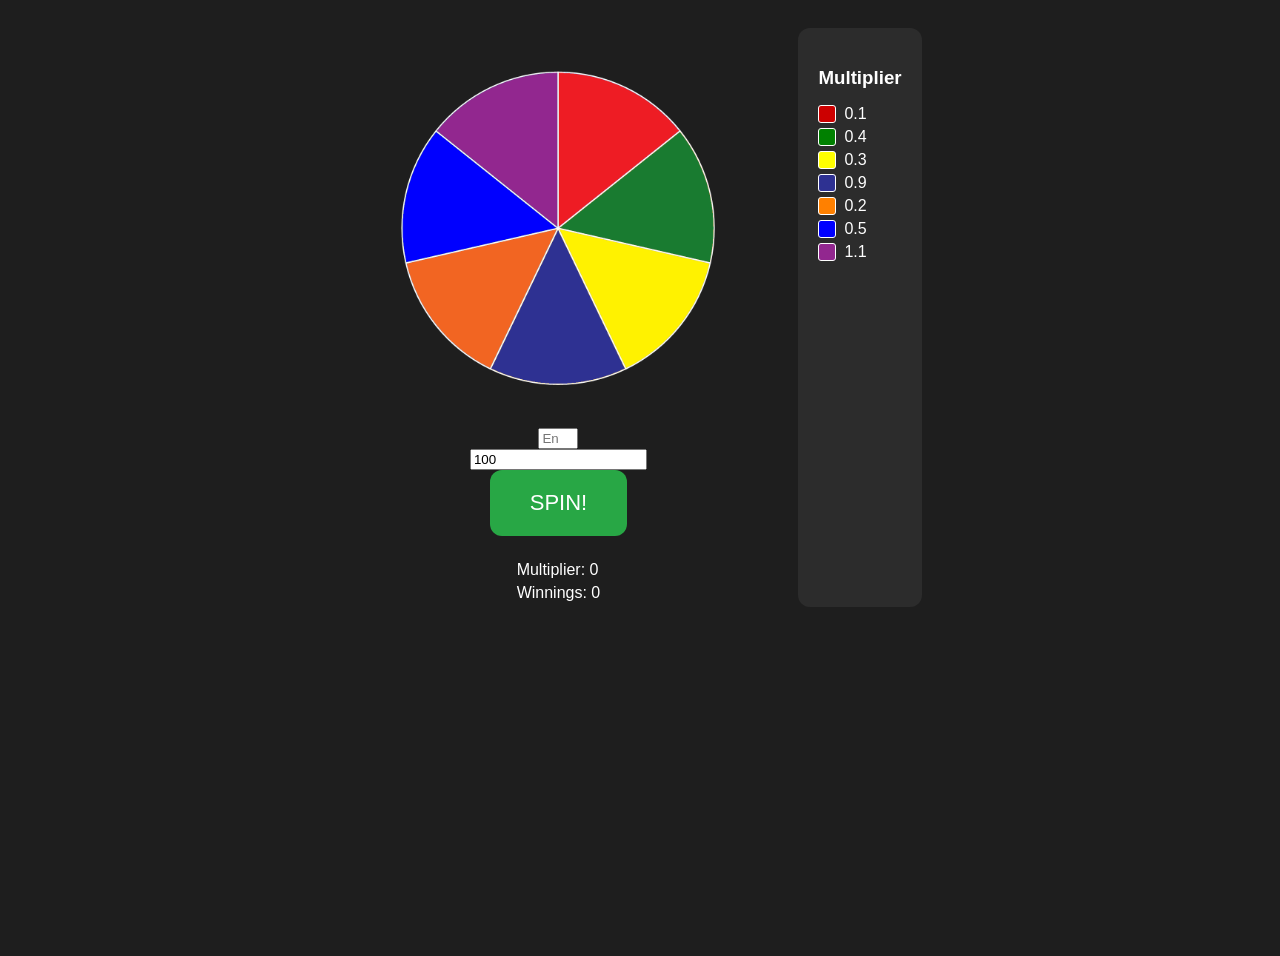
<file: index.html>
<!DOCTYPE html>
<html lang="en">
<head>
    <meta charset="UTF-8">
    <meta name="viewport" content="width=device-width, initial-scale=1.0">
    <title>Casa de Mcas</title>
    <link rel="stylesheet" href="style.css">
</head>
<body>
    <div class="game-container">
        <div class="wheel-section">
            <div class="wheel-container">
                <img src="img/wheel.png" alt="Wheel" class="wheel" id="wheel">

            </div>
    
            <input type="number" id="diceInput" placeholder="Enter dice side (1-6)" min="1" max="6">
            <input type="number" id="betInput" placeholder="Enter your bet" min="1" value="100">
    
            <button id="spinButton">SPIN!</button>
    
            <div class="result">
                <p id="multiplier">Multiplier: 0</p>
                <p id="winnings">Winnings: 0</p>
            </div>
        </div>
    
        <div class="legend">
            <h3>Multiplier</h3>
            <ul id="legendList"></ul>
        </div>
    </div>
    <script src="script.js"></script>
</body>
</html>
</file>
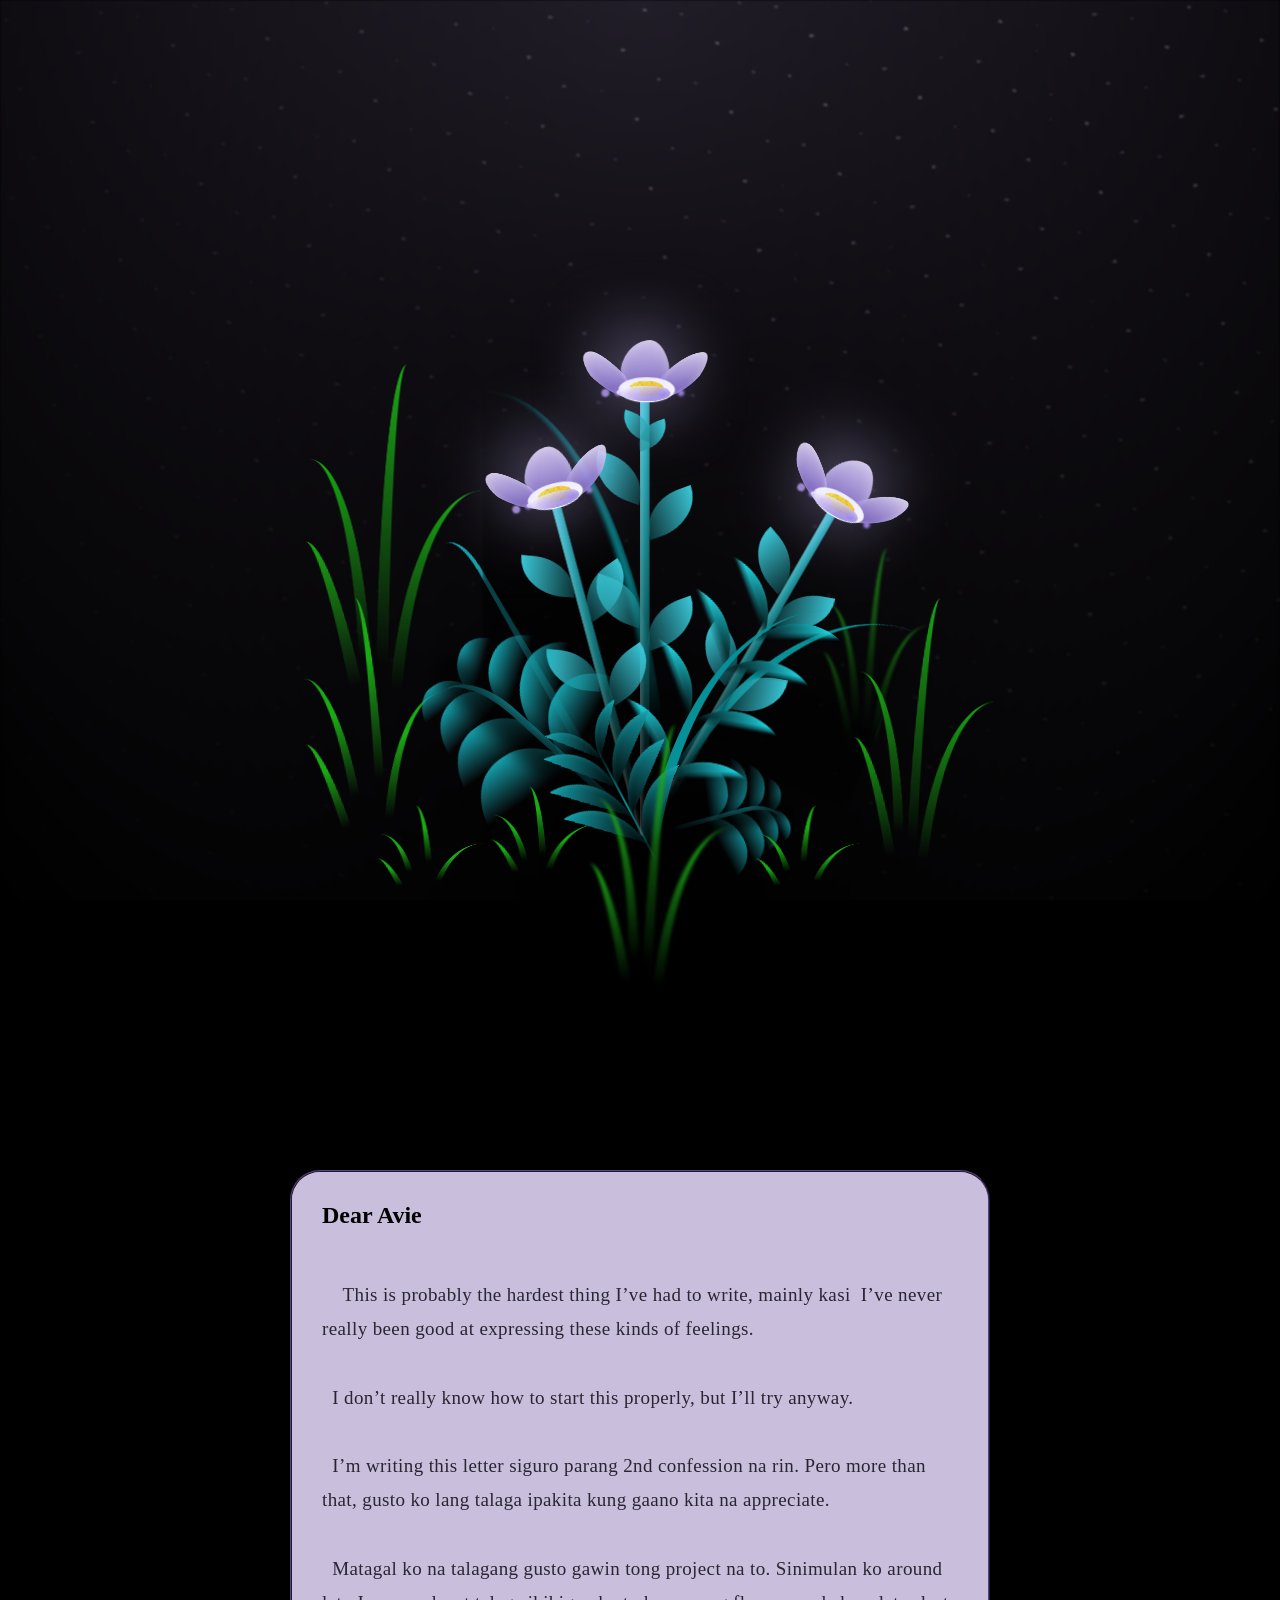
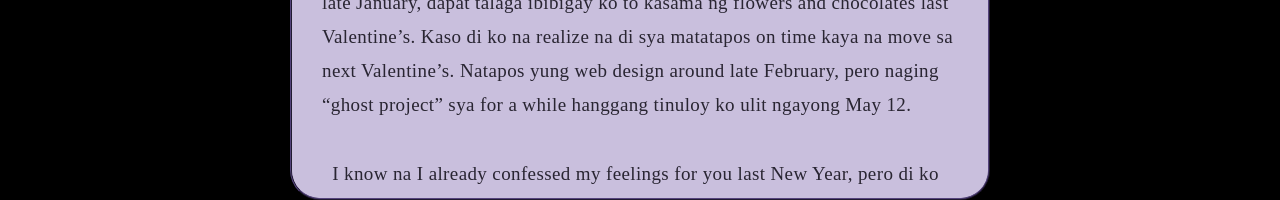
<file: Flower/index.html>
<!DOCTYPE html>
<html lang="en">
<head>

    <!-- Google tag (gtag.js) -->
<script async src="https://www.googletagmanager.com/gtag/js?id=G-G09Z9CJJK2"></script>
<script>
  window.dataLayer = window.dataLayer || [];
  function gtag(){dataLayer.push(arguments);}
  gtag('js', new Date());

  gtag('config', 'G-G09Z9CJJK2');
</script>

    
    <meta charset="UTF-8">
    <meta name="viewport" content="width=device-width, initial-scale=1.0">
    <title>The letter</title>
    <link rel="stylesheet" href="style.css">
</head>
<body class="not-loaded">
    <div class="main-container">
        <h2 class="title">Dear Avie</h2>
        <div class="letter">
<p>    This is probably the hardest thing I’ve had to write, mainly kasi  I’ve never really been good at expressing these kinds of feelings.

  I don’t really know how to start this properly, but I’ll try anyway.
  
  I’m writing this letter siguro parang 2nd confession na rin. Pero more than that, gusto ko lang talaga ipakita kung gaano kita na appreciate.
  
  Matagal ko na talagang gusto gawin tong project na to. Sinimulan ko around late January, dapat talaga ibibigay ko to kasama ng flowers and chocolates last Valentine’s. Kaso di ko na realize na di sya matatapos on time kaya na move sa next Valentine’s. Natapos yung web design around late February, pero naging “ghost project” sya for a while hanggang tinuloy ko ulit ngayong May 12.
  
  I know na I already confessed my feelings for you last New Year, pero di ko na-explain sayo kung paano ba talaga kita nagustuhan. Siguro kasi habang tumatagal, mas lalo kong napapansin yung mga maliliit na bagay tungkol sayo na di ko maalis sa isip ko. Yung ngiti mo na nakapikit, boses mo na di nakakasawang pakinggan, at tawa mo na SOBRANG CUTE. Ewan ko ba pero di ko talaga yon matanggal sa isip ko.
  
  I don’t really know why, pero every interaction natin gives me butterflies. Even the first time we talked in person—which was also the first time you called me by my name—tumatak na agad sakin.
  
  Kahit yung mga simpleng moments lang somehow stayed with me. Like the time na you were trying to ask Sir Tolits about something sa quiz pero di kayo narinig, so ako yung tumawag sakanya. Small interaction lang sya, pero hanggang ngayon tanda ko pa rin.
  
  Or yung time nung acquaintance na jokingly mo kong sinuntok sa braso kasi nagsumbong sayo si PJ na inaasar ko sya. I still remember how pretty you looked in that dress habang naka cute angry face ka sakin. Parang nag shutdown utak ko that time HAHA.

  Looking back, ang dami na ring nangyari since the last time I worked on this project. Naging "ghost project" ulit siya for a while, pero in those two months, natapos natin yung first three chapters ng research paper natin, and thankfully we defended it successfully.
  
  I feel like we've gotten a little closer now. Not super close, pero close enough na nakakapagbiruan na tayo. Siguro hindi pa enough para magkaroon tayo ng long conversations, but even those small moments honestly make me happy. They're probably nothing special to you, pero sakin, they're the kind of moments I end up remembering.
  
  One of the funniest moments na hanggang ngayon naaalala ko was nung nasa bahay tayo nila rain mag llunch. Maglalagay na sana ako ng kanin sa plato ko, tapos bigla mo nalang hiningi yung plato ko para ikaw na yung magsandok.

  Ewan ko ba, parang ang simple lang nun pero tunaw na tunaw ako HAHA. Pinipigilan ko pang ngumiti kasi alam kong aasarin ako. Unfortunately, napansin nila Naomie at Jharley, kaya tawang-tawa sila sakin. Buti na lang di ka nakatingin that time, kasi napangiti talaga ako nang konti.

  Same week din pala ng defense natin, may Saturday class tayo. Ginawang bonus item ni Ma'am Leona sa quiz yung pagsulat ng pangalan ng crush. Syempre sinulat ko pangalan mo kasi akala ko magiging katuwaan lang din tas magsusulat din sila Greg.

  Kaso after ng quiz, sinabi nila Greg at Ian sakin na si Janna pala yung nag-check ng papel ko. Katabi mo pa mismo. Dun ko talaga na-realize kung gaano ka-embarrassing yung ginawa ko HAHA.

  Honestly, hindi ko na nga alam kung gaano na katagal since nangyari yung quiz na yun. Parang ang bilis lang ng panahon, kasi ngayon, same week na nung nangyari yung next embarrassing moment ko.

  And syempre, paano ko makakalimutan yung time na natapunan ko ng coffee yung laptop bag mo. Ang lakas ng kaba ko nung time na yun kasi gamit mo mismo yung natapunan ko. I swear, gusto ko nalang mag-disappear that moment HAHA. Buti nalang okay naman yung laptop mo, pero yung embarrassment ko hanggang ngayon nandito pa rin HAHAHA.

  About a week has passed since that happened, and somehow, ang dami kong naisip since then. I guess that's why I'm here writing this next part, na hindi ko rin alam kung paano ko sasabihin HAHAHA.

  Honestly, I don't even know what I'm feeling right now. Hindi ko alam kung masaya ba ako, malungkot, or disappointed. I was actually planning na maybe after this immersion, maghahanap na ako ng trabaho, and at the same time, maybe I’d finally try to court you.

  Gusto ko talaga sanang ligawan ka ever since. Pero hindi ko ginawa kasi ayoko talagang pumasok sa buhay ng isang tao na parang wala akong maibibigay. I wanted to have something for myself first, para kapag dumating yung time na lalapit ako sayo, hindi naman ako puro salita lang.
  
  Pero ngayon, parang hindi na ako sure kung aabot pa ako sa point na yun.
  
  There's still a part of me na gusto pa ring ituloy to and maybe court you someday in the future. May part din sakin na napapaisip kung mababago kaya yung nararamdaman ko ngayon kung niligawan kita from the start.
  
  Pero at the same time, there's also a part of me na gusto nang tumigil.
  
  Siguro kasi... nakita ko kung paano mo tingnan si Chinito. Yes, yes, kilala ko siya HAHA. And habang tinitingnan ko kung paano mo siya tingnan, parang may na-realize ako. Yung feelings ko sayo, and the way you seem to feel about him, parang halos magkapantay na. And honestly, hindi ko alam kung anong dapat kong maramdaman about that.
  
  Kaya habang sinusulat ko 'to, I genuinely don't know anymore kung itutuloy ko pa ba yung feelings ko sayo. Fuck. Ang hirap pala nito HAHAHA.
  
  Maybe I'll still end up liking you. Maybe I'll eventually move on. Maybe I'll change my mind tomorrow, next week, or months from now. I honestly don't know.
  
  Pero kahit ano pa man yung mangyari, I don't regret liking you. I don't regret making this project, remembering all these little moments, or even writing this whole damn letter.
  
  Kasi for a while, you were someone who made ordinary days feel a little more special. And I think that's something I'll always be grateful for.

  It’s been a week since the last time I wrote in this letter.

  And I think this is probably the last part of this letter.

  I don't really mind if someone shows this to you. I made this web public for a reason naman. If ever Peji or Jharley shows this to you, it's completely okay with me. I don't mind.

  I guess I just wanted to leave this here. Hindi ko rin naman alam kung ano mangyayari after this, and I don't really think I need to know.
  
  I think it’s finally time for me to realize na I’m slowly moving on.

  Siguro unti-unti lang talagang nawawala yung feelings ko sayo, and after the acquaintance, parang nag-accelerate lang siya. I still couldn’t say na wala na talaga yung nararamdaman ko sayo, pero I think I can finally say na hindi ko na itutuloy yung plano ko.

  Siguro I just slowly lost interest in the idea of pursuing you. Not because may nagawa kang masama or because I suddenly stopped caring, but maybe because things just started to feel different. Yung excitement na dati kong nararamdaman whenever I thought about eventually courting you, parang hindi na siya kasing lakas ngayon.

  And honestly, I think that’s okay. I still appreciate you, I still care about you, and I still don’t regret everything that happened. I just don't think I see myself pursuing you the same way I used to.

</p>      </div>
  
  

</div>
    <div class="night"></div>
    <div class="flowers">
      <div class="flower flower--1">
        <div class="flower__leafs flower__leafs--1">
          <div class="flower__leaf flower__leaf--1"></div>
          <div class="flower__leaf flower__leaf--2"></div>
          <div class="flower__leaf flower__leaf--3"></div>
          <div class="flower__leaf flower__leaf--4"></div>
          

          <div class="flower__white-circle"></div>
  
          <div class="flower__light flower__light--1"></div>
          <div class="flower__light flower__light--2"></div>
          <div class="flower__light flower__light--3"></div>
          <div class="flower__light flower__light--4"></div>
          <div class="flower__light flower__light--5"></div>
          <div class="flower__light flower__light--6"></div>
          <div class="flower__light flower__light--7"></div>
          <div class="flower__light flower__light--8"></div>
  
        </div>
        <div class="flower__line">
          <div class="flower__line__leaf flower__line__leaf--1"></div>
          <div class="flower__line__leaf flower__line__leaf--2"></div>
          <div class="flower__line__leaf flower__line__leaf--3"></div>
          <div class="flower__line__leaf flower__line__leaf--4"></div>
          <div class="flower__line__leaf flower__line__leaf--5"></div>
          <div class="flower__line__leaf flower__line__leaf--6"></div>
        </div>
      </div>
  
      <div class="flower flower--2">
        <div class="flower__leafs flower__leafs--2">
          <div class="flower__leaf flower__leaf--1"></div>
          <div class="flower__leaf flower__leaf--2"></div>
          <div class="flower__leaf flower__leaf--3"></div>
          <div class="flower__leaf flower__leaf--4"></div>
          <div class="flower__white-circle"></div>
  
          <div class="flower__light flower__light--1"></div>
          <div class="flower__light flower__light--2"></div>
          <div class="flower__light flower__light--3"></div>
          <div class="flower__light flower__light--4"></div>
          <div class="flower__light flower__light--5"></div>
          <div class="flower__light flower__light--6"></div>
          <div class="flower__light flower__light--7"></div>
          <div class="flower__light flower__light--8"></div>
  
        </div>
        <div class="flower__line">
          <div class="flower__line__leaf flower__line__leaf--1"></div>
          <div class="flower__line__leaf flower__line__leaf--2"></div>
          <div class="flower__line__leaf flower__line__leaf--3"></div>
          <div class="flower__line__leaf flower__line__leaf--4"></div>
        </div>
      </div>
  
      <div class="flower flower--3">
        <div class="flower__leafs flower__leafs--3">
          <div class="flower__leaf flower__leaf--1"></div>
          <div class="flower__leaf flower__leaf--2"></div>
          <div class="flower__leaf flower__leaf--3"></div>
          <div class="flower__leaf flower__leaf--4"></div>
          <div class="flower__white-circle"></div>
  
          <div class="flower__light flower__light--1"></div>
          <div class="flower__light flower__light--2"></div>
          <div class="flower__light flower__light--3"></div>
          <div class="flower__light flower__light--4"></div>
          <div class="flower__light flower__light--5"></div>
          <div class="flower__light flower__light--6"></div>
          <div class="flower__light flower__light--7"></div>
          <div class="flower__light flower__light--8"></div>
  
        </div>
        <div class="flower__line">
          <div class="flower__line__leaf flower__line__leaf--1"></div>
          <div class="flower__line__leaf flower__line__leaf--2"></div>
          <div class="flower__line__leaf flower__line__leaf--3"></div>
          <div class="flower__line__leaf flower__line__leaf--4"></div>
        </div>
      </div>
  
      <div class="grow-ans" style="--d:1.2s">
        <div class="flower__g-long">
          <div class="flower__g-long__top"></div>
          <div class="flower__g-long__bottom"></div>
        </div>
      </div>
  
      <div class="growing-grass">
        <div class="flower__grass flower__grass--1">
          <div class="flower__grass--top"></div>
          <div class="flower__grass--bottom"></div>
          <div class="flower__grass__leaf flower__grass__leaf--1"></div>
          <div class="flower__grass__leaf flower__grass__leaf--2"></div>
          <div class="flower__grass__leaf flower__grass__leaf--3"></div>
          <div class="flower__grass__leaf flower__grass__leaf--4"></div>
          <div class="flower__grass__leaf flower__grass__leaf--5"></div>
          <div class="flower__grass__leaf flower__grass__leaf--6"></div>
          <div class="flower__grass__leaf flower__grass__leaf--7"></div>
          <div class="flower__grass__leaf flower__grass__leaf--8"></div>
          <div class="flower__grass__overlay"></div>
        </div>
      </div>
  
      <div class="growing-grass">
        <div class="flower__grass flower__grass--2">
          <div class="flower__grass--top"></div>
          <div class="flower__grass--bottom"></div>
          <div class="flower__grass__leaf flower__grass__leaf--1"></div>
          <div class="flower__grass__leaf flower__grass__leaf--2"></div>
          <div class="flower__grass__leaf flower__grass__leaf--3"></div>
          <div class="flower__grass__leaf flower__grass__leaf--4"></div>
          <div class="flower__grass__leaf flower__grass__leaf--5"></div>
          <div class="flower__grass__leaf flower__grass__leaf--6"></div>
          <div class="flower__grass__leaf flower__grass__leaf--7"></div>
          <div class="flower__grass__leaf flower__grass__leaf--8"></div>
          <div class="flower__grass__overlay"></div>
        </div>
      </div>
  
      <div class="grow-ans" style="--d:2.4s">
        <div class="flower__g-right flower__g-right--1">
          <div class="leaf"></div>
        </div>
      </div>
  
      <div class="grow-ans" style="--d:2.8s">
        <div class="flower__g-right flower__g-right--2">
          <div class="leaf"></div>
        </div>
      </div>
  
      <div class="grow-ans" style="--d:2.8s">
        <div class="flower__g-front">
          <div class="flower__g-front__leaf-wrapper flower__g-front__leaf-wrapper--1">
            <div class="flower__g-front__leaf"></div>
          </div>
          <div class="flower__g-front__leaf-wrapper flower__g-front__leaf-wrapper--2">
            <div class="flower__g-front__leaf"></div>
          </div>
          <div class="flower__g-front__leaf-wrapper flower__g-front__leaf-wrapper--3">
            <div class="flower__g-front__leaf"></div>
          </div>
          <div class="flower__g-front__leaf-wrapper flower__g-front__leaf-wrapper--4">
            <div class="flower__g-front__leaf"></div>
          </div>
          <div class="flower__g-front__leaf-wrapper flower__g-front__leaf-wrapper--5">
            <div class="flower__g-front__leaf"></div>
          </div>
          <div class="flower__g-front__leaf-wrapper flower__g-front__leaf-wrapper--6">
            <div class="flower__g-front__leaf"></div>
          </div>
          <div class="flower__g-front__leaf-wrapper flower__g-front__leaf-wrapper--7">
            <div class="flower__g-front__leaf"></div>
          </div>
          <div class="flower__g-front__leaf-wrapper flower__g-front__leaf-wrapper--8">
            <div class="flower__g-front__leaf"></div>
          </div>
          <div class="flower__g-front__line"></div>
        </div>
      </div>
  
      <div class="grow-ans" style="--d:3.2s">
        <div class="flower__g-fr">
          <div class="leaf"></div>
          <div class="flower__g-fr__leaf flower__g-fr__leaf--1"></div>
          <div class="flower__g-fr__leaf flower__g-fr__leaf--2"></div>
          <div class="flower__g-fr__leaf flower__g-fr__leaf--3"></div>
          <div class="flower__g-fr__leaf flower__g-fr__leaf--4"></div>
          <div class="flower__g-fr__leaf flower__g-fr__leaf--5"></div>
          <div class="flower__g-fr__leaf flower__g-fr__leaf--6"></div>
          <div class="flower__g-fr__leaf flower__g-fr__leaf--7"></div>
          <div class="flower__g-fr__leaf flower__g-fr__leaf--8"></div>
        </div>
      </div>
  
      <div class="long-g long-g--0">
        <div class="grow-ans" style="--d:3s">
          <div class="leaf leaf--0"></div>
        </div>
        <div class="grow-ans" style="--d:2.2s">
          <div class="leaf leaf--1"></div>
        </div>
        <div class="grow-ans" style="--d:3.4s">
          <div class="leaf leaf--2"></div>
        </div>
        <div class="grow-ans" style="--d:3.6s">
          <div class="leaf leaf--3"></div>
        </div>
      </div>
  
      <div class="long-g long-g--1">
        <div class="grow-ans" style="--d:3.6s">
          <div class="leaf leaf--0"></div>
        </div>
        <div class="grow-ans" style="--d:3.8s">
          <div class="leaf leaf--1"></div>
        </div>
        <div class="grow-ans" style="--d:4s">
          <div class="leaf leaf--2"></div>
        </div>
        <div class="grow-ans" style="--d:4.2s">
          <div class="leaf leaf--3"></div>
        </div>
      </div>
  
      <div class="long-g long-g--2">
        <div class="grow-ans" style="--d:4s">
          <div class="leaf leaf--0"></div>
        </div>
        <div class="grow-ans" style="--d:4.2s">
          <div class="leaf leaf--1"></div>
        </div>
        <div class="grow-ans" style="--d:4.4s">
          <div class="leaf leaf--2"></div>
        </div>
        <div class="grow-ans" style="--d:4.6s">
          <div class="leaf leaf--3"></div>
        </div>
      </div>
  
      <div class="long-g long-g--3">
        <div class="grow-ans" style="--d:4s">
          <div class="leaf leaf--0"></div>
        </div>
        <div class="grow-ans" style="--d:4.2s">
          <div class="leaf leaf--1"></div>
        </div>
        <div class="grow-ans" style="--d:3s">
          <div class="leaf leaf--2"></div>
        </div>
        <div class="grow-ans" style="--d:3.6s">
          <div class="leaf leaf--3"></div>
        </div>
      </div>
  
      <div class="long-g long-g--4">
        <div class="grow-ans" style="--d:4s">
          <div class="leaf leaf--0"></div>
        </div>
        <div class="grow-ans" style="--d:4.2s">
          <div class="leaf leaf--1"></div>
        </div>
        <div class="grow-ans" style="--d:3s">
          <div class="leaf leaf--2"></div>
        </div>
        <div class="grow-ans" style="--d:3.6s">
          <div class="leaf leaf--3"></div>
        </div>
      </div>
  
      <div class="long-g long-g--5">
        <div class="grow-ans" style="--d:4s">
          <div class="leaf leaf--0"></div>
        </div>
        <div class="grow-ans" style="--d:4.2s">
          <div class="leaf leaf--1"></div>
        </div>
        <div class="grow-ans" style="--d:3s">
          <div class="leaf leaf--2"></div>
        </div>
        <div class="grow-ans" style="--d:3.6s">
          <div class="leaf leaf--3"></div>
        </div>
      </div>
  
      <div class="long-g long-g--6">
        <div class="grow-ans" style="--d:4.2s">
          <div class="leaf leaf--0"></div>
        </div>
        <div class="grow-ans" style="--d:4.4s">
          <div class="leaf leaf--1"></div>
        </div>
        <div class="grow-ans" style="--d:4.6s">
          <div class="leaf leaf--2"></div>
        </div>
        <div class="grow-ans" style="--d:4.8s">
          <div class="leaf leaf--3"></div>
        </div>
      </div>
  
      <div class="long-g long-g--7">
        <div class="grow-ans" style="--d:3s">
          <div class="leaf leaf--0"></div>
        </div>
        <div class="grow-ans" style="--d:3.2s">
          <div class="leaf leaf--1"></div>
        </div>
        <div class="grow-ans" style="--d:3.5s">
          <div class="leaf leaf--2"></div>
        </div>
        <div class="grow-ans" style="--d:3.6s">
          <div class="leaf leaf--3"></div>
        </div>
      </div>
    </div>
    <script src="script.js"></script>
  </body>

</html>
</file>
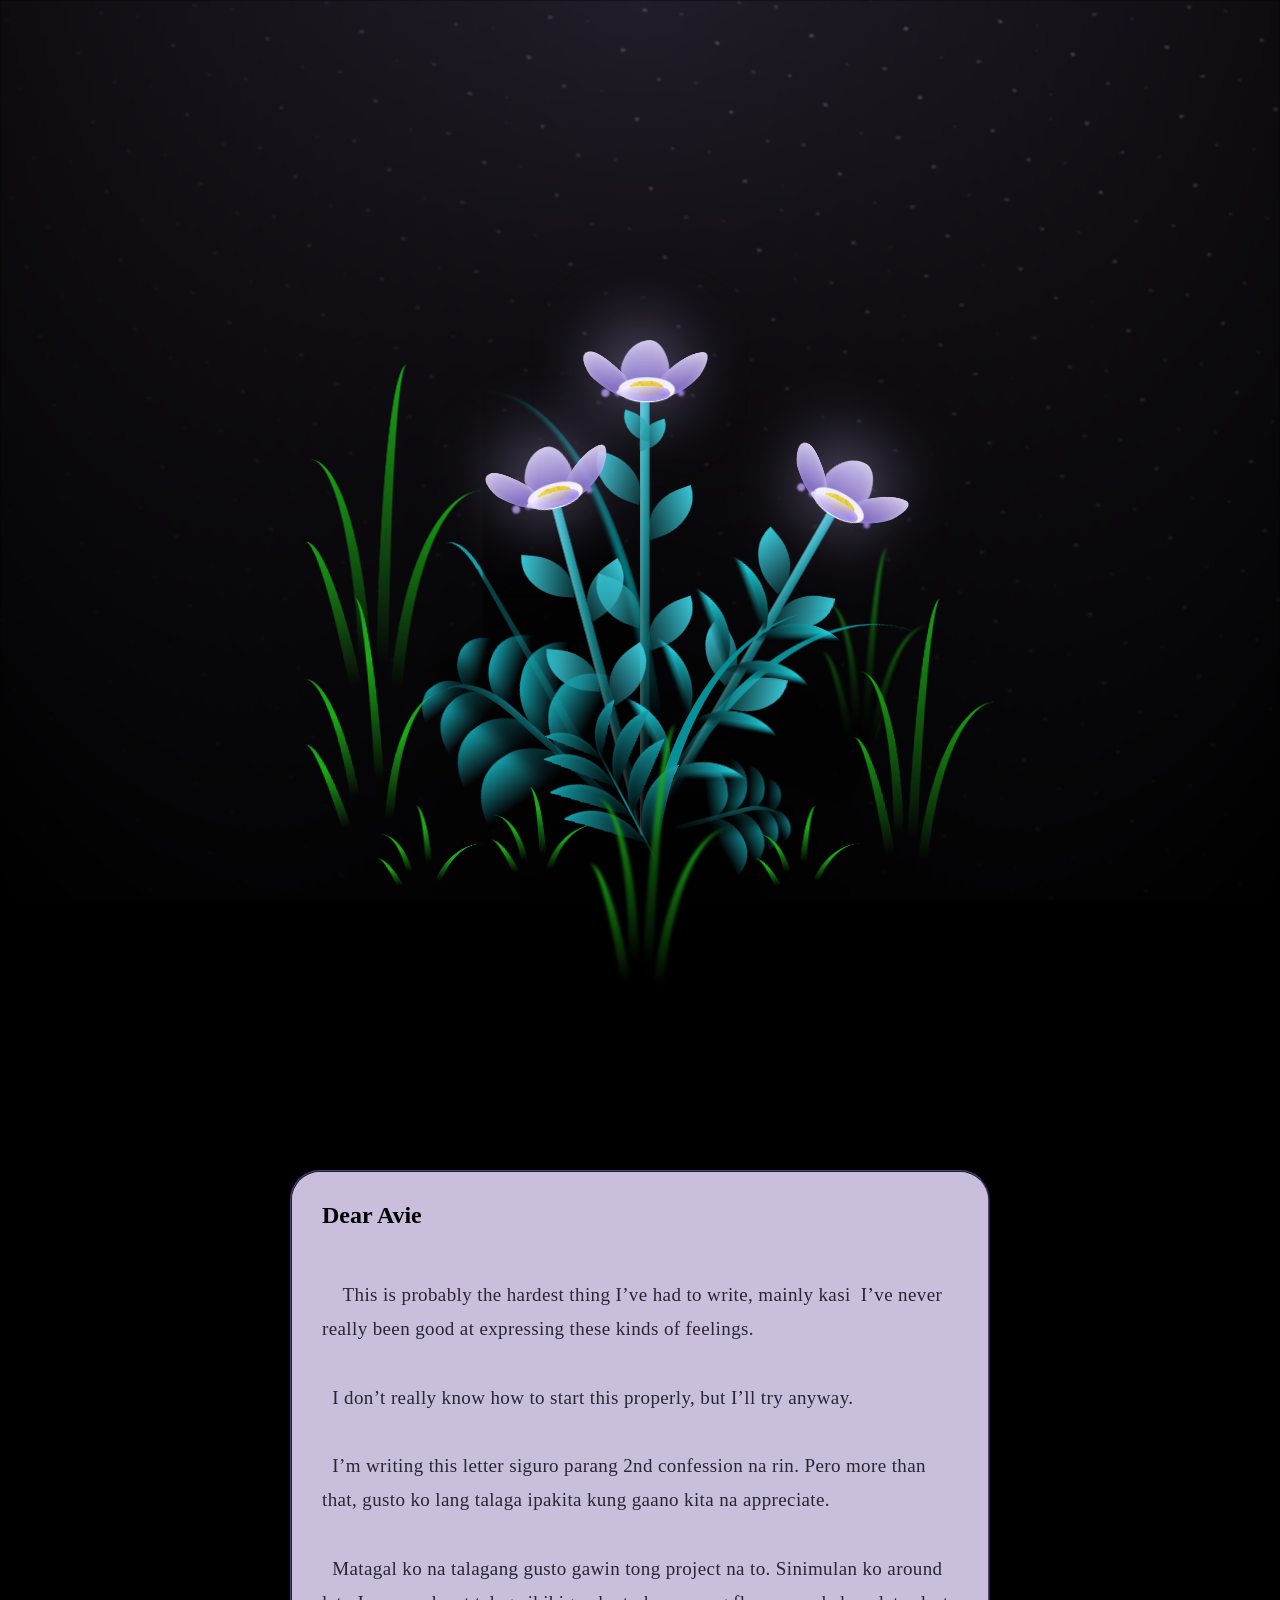
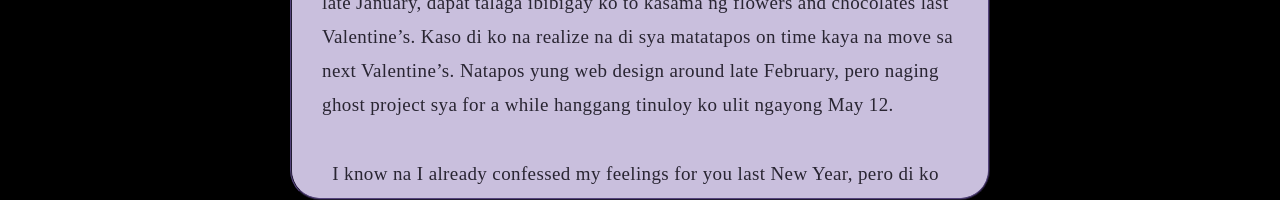
<file: Flower/abc/index.html>
<!DOCTYPE html>
<html lang="en">
<head>

    <!-- Google tag (gtag.js) -->
<script async src="https://www.googletagmanager.com/gtag/js?id=G-HZXYED2CCL"></script>
<script>
  window.dataLayer = window.dataLayer || [];
  function gtag(){dataLayer.push(arguments);}
  gtag('js', new Date());

  gtag('config', 'G-HZXYED2CCL');
</script>
    
    <meta charset="UTF-8">
    <meta name="viewport" content="width=device-width, initial-scale=1.0">
    <title>Document</title>
    <link rel="stylesheet" href="style.css">
</head>
<body class="not-loaded">
    <div class="main-container">
        <h2 class="title">Dear Avie</h2>
        <div class="letter">
<p>    This is probably the hardest thing I’ve had to write, mainly kasi  I’ve never really been good at expressing these kinds of feelings.

  I don’t really know how to start this properly, but I’ll try anyway.
  
  I’m writing this letter siguro parang 2nd confession na rin. Pero more than that, gusto ko lang talaga ipakita kung gaano kita na appreciate.
  
  Matagal ko na talagang gusto gawin tong project na to. Sinimulan ko around late January, dapat talaga ibibigay ko to kasama ng flowers and chocolates last Valentine’s. Kaso di ko na realize na di sya matatapos on time kaya na move sa next Valentine’s. Natapos yung web design around late February, pero naging ghost project sya for a while hanggang tinuloy ko ulit ngayong May 12.
  
  I know na I already confessed my feelings for you last New Year, pero di ko na-explain sayo kung paano ba talaga kita nagustuhan. Siguro kasi habang tumatagal, mas lalo kong napapansin yung mga maliliit na bagay tungkol sayo na di ko maalis sa isip ko. Yung ngiti mo na nakapikit, boses mo na di nakakasawang pakinggan, at tawa mo na SOBRANG CUTE. Ewan ko ba pero di ko talaga yon matanggal sa isip ko.
  
  I don’t really know why, pero every interaction natin gives me butterflies. Even the first time we talked in person, which was also the first time you called me by my name, tumatak na agad sakin.
  
  Kahit yung mga simpleng moments lang somehow stayed with me. Like the time na you were trying to ask Sir Tolits about something sa quiz pero di kayo narinig, so ako yung tumawag sakanya. Small interaction lang sya, pero hanggang ngayon tanda ko pa rin.
  
  Or yung time nung acquaintance na jokingly mo kong sinuntok sa braso kasi nagsumbong sayo si PJ na inaasar ko sya. I still remember how pretty you looked in that dress habang naka cute angry face ka sakin. Parang nag shutdown utak ko that time HAHA.

  Looking back, ang dami na ring nangyari since the last time I worked on this project. Naging ghost project ulit siya for a while, pero in those two months, natapos natin yung first three chapters ng research paper natin, and thankfully we defended it successfully.
  
  I feel like we've gotten a little closer now. Not super close, pero close enough na nakakapagbiruan na tayo. Siguro hindi pa enough para magkaroon tayo ng long conversations, but even those small moments honestly make me happy. They're probably nothing special to you, pero sakin, they're the kind of moments I end up remembering.
  
  One of the funniest moments na hanggang ngayon naaalala ko was nung nasa bahay tayo nila rain mag llunch. Maglalagay na sana ako ng kanin sa plato ko, tapos bigla mo nalang hiningi yung plato ko para ikaw na yung magsandok.

  Ewan ko ba, parang ang simple lang nun pero tunaw na tunaw ako HAHA. Pinipigilan ko pang ngumiti kasi alam kong aasarin ako. Unfortunately, napansin nila Naomie at Jharley, kaya tawang-tawa sila sakin. Buti na lang di ka nakatingin that time, kasi napangiti talaga ako nang konti.

  Same week din pala ng defense natin, may Saturday class tayo. Ginawang bonus item ni Ma'am Leona sa quiz yung pagsulat ng pangalan ng crush. Syempre sinulat ko pangalan mo kasi akala ko magiging katuwaan lang din tas magsusulat din sila Greg.

  Kaso after ng quiz, sinabi nila Greg at Ian sakin na si Janna pala yung nag-check ng papel ko. Katabi mo pa mismo. Dun ko talaga na-realize kung gaano ka-embarrassing yung ginawa ko HAHA.

  Honestly, hindi ko na nga alam kung gaano na katagal since nangyari yung quiz na yun. Parang ang bilis lang ng panahon, kasi ngayon, same week na nung nangyari yung next embarrassing moment ko.

  And syempre, paano ko makakalimutan yung time na natapunan ko ng coffee yung laptop bag mo. Ang lakas ng kaba ko nung time na yun kasi gamit mo mismo yung natapunan ko. I swear, gusto ko nalang mag-disappear that moment HAHA. Buti nalang okay naman yung laptop mo, pero yung embarrassment ko hanggang ngayon nandito pa rin HAHAHA.

  About a week has passed since that happened, and somehow, ang dami kong naisip since then. I guess that's why I'm here writing this next part, na hindi ko rin alam kung paano ko sasabihin HAHAHA.

  Honestly, I don't even know what I'm feeling right now. Hindi ko alam kung masaya ba ako, malungkot, or disappointed. I was actually planning na maybe after this immersion, maghahanap na ako ng trabaho, and at the same time, maybe I’d finally try to court you.

  Gusto ko talaga sanang ligawan ka ever since. Pero hindi ko ginawa kasi ayoko talagang pumasok sa buhay ng isang tao na parang wala akong maibibigay. I wanted to have something for myself first, para kapag dumating yung time na lalapit ako sayo, hindi naman ako puro salita lang.
  
  Pero ngayon, parang hindi na ako sure kung aabot pa ako sa point na yun.
  
  There's still a part of me na gusto pa ring ituloy to and maybe court you someday in the future. May part din sakin na napapaisip kung mababago kaya yung nararamdaman ko ngayon kung niligawan kita from the start.
  
  Pero at the same time, there's also a part of me na gusto nang tumigil.
  
  Siguro kasi... nakita ko kung paano mo tingnan si Chinito. Yes, yes, kilala ko siya HAHA. And habang tinitingnan ko kung paano mo siya tingnan, parang may na-realize ako. Yung feelings ko sayo, and the way you seem to feel about him, parang halos magkapantay na. And honestly, hindi ko alam kung anong dapat kong maramdaman about that.
  
  Kaya habang sinusulat ko 'to, I genuinely don't know anymore kung itutuloy ko pa ba yung feelings ko sayo. Fuck. Ang hirap pala nito HAHAHA.
  
  Maybe I'll still end up liking you. Maybe I'll eventually move on. Maybe I'll change my mind tomorrow, next week, or months from now. I honestly don't know.
  
  Pero kahit ano pa man yung mangyari, I don't regret liking you. I don't regret making this project, remembering all these little moments, or even writing this whole damn letter.
  
  Kasi for a while, you were someone who made ordinary days feel a little more special. And I think that's something I'll always be grateful for.
</p>      </div>
  
  

</div>
    <div class="night"></div>
    <div class="flowers">
      <div class="flower flower--1">
        <div class="flower__leafs flower__leafs--1">
          <div class="flower__leaf flower__leaf--1"></div>
          <div class="flower__leaf flower__leaf--2"></div>
          <div class="flower__leaf flower__leaf--3"></div>
          <div class="flower__leaf flower__leaf--4"></div>
          

          <div class="flower__white-circle"></div>
  
          <div class="flower__light flower__light--1"></div>
          <div class="flower__light flower__light--2"></div>
          <div class="flower__light flower__light--3"></div>
          <div class="flower__light flower__light--4"></div>
          <div class="flower__light flower__light--5"></div>
          <div class="flower__light flower__light--6"></div>
          <div class="flower__light flower__light--7"></div>
          <div class="flower__light flower__light--8"></div>
  
        </div>
        <div class="flower__line">
          <div class="flower__line__leaf flower__line__leaf--1"></div>
          <div class="flower__line__leaf flower__line__leaf--2"></div>
          <div class="flower__line__leaf flower__line__leaf--3"></div>
          <div class="flower__line__leaf flower__line__leaf--4"></div>
          <div class="flower__line__leaf flower__line__leaf--5"></div>
          <div class="flower__line__leaf flower__line__leaf--6"></div>
        </div>
      </div>
  
      <div class="flower flower--2">
        <div class="flower__leafs flower__leafs--2">
          <div class="flower__leaf flower__leaf--1"></div>
          <div class="flower__leaf flower__leaf--2"></div>
          <div class="flower__leaf flower__leaf--3"></div>
          <div class="flower__leaf flower__leaf--4"></div>
          <div class="flower__white-circle"></div>
  
          <div class="flower__light flower__light--1"></div>
          <div class="flower__light flower__light--2"></div>
          <div class="flower__light flower__light--3"></div>
          <div class="flower__light flower__light--4"></div>
          <div class="flower__light flower__light--5"></div>
          <div class="flower__light flower__light--6"></div>
          <div class="flower__light flower__light--7"></div>
          <div class="flower__light flower__light--8"></div>
  
        </div>
        <div class="flower__line">
          <div class="flower__line__leaf flower__line__leaf--1"></div>
          <div class="flower__line__leaf flower__line__leaf--2"></div>
          <div class="flower__line__leaf flower__line__leaf--3"></div>
          <div class="flower__line__leaf flower__line__leaf--4"></div>
        </div>
      </div>
  
      <div class="flower flower--3">
        <div class="flower__leafs flower__leafs--3">
          <div class="flower__leaf flower__leaf--1"></div>
          <div class="flower__leaf flower__leaf--2"></div>
          <div class="flower__leaf flower__leaf--3"></div>
          <div class="flower__leaf flower__leaf--4"></div>
          <div class="flower__white-circle"></div>
  
          <div class="flower__light flower__light--1"></div>
          <div class="flower__light flower__light--2"></div>
          <div class="flower__light flower__light--3"></div>
          <div class="flower__light flower__light--4"></div>
          <div class="flower__light flower__light--5"></div>
          <div class="flower__light flower__light--6"></div>
          <div class="flower__light flower__light--7"></div>
          <div class="flower__light flower__light--8"></div>
  
        </div>
        <div class="flower__line">
          <div class="flower__line__leaf flower__line__leaf--1"></div>
          <div class="flower__line__leaf flower__line__leaf--2"></div>
          <div class="flower__line__leaf flower__line__leaf--3"></div>
          <div class="flower__line__leaf flower__line__leaf--4"></div>
        </div>
      </div>
  
      <div class="grow-ans" style="--d:1.2s">
        <div class="flower__g-long">
          <div class="flower__g-long__top"></div>
          <div class="flower__g-long__bottom"></div>
        </div>
      </div>
  
      <div class="growing-grass">
        <div class="flower__grass flower__grass--1">
          <div class="flower__grass--top"></div>
          <div class="flower__grass--bottom"></div>
          <div class="flower__grass__leaf flower__grass__leaf--1"></div>
          <div class="flower__grass__leaf flower__grass__leaf--2"></div>
          <div class="flower__grass__leaf flower__grass__leaf--3"></div>
          <div class="flower__grass__leaf flower__grass__leaf--4"></div>
          <div class="flower__grass__leaf flower__grass__leaf--5"></div>
          <div class="flower__grass__leaf flower__grass__leaf--6"></div>
          <div class="flower__grass__leaf flower__grass__leaf--7"></div>
          <div class="flower__grass__leaf flower__grass__leaf--8"></div>
          <div class="flower__grass__overlay"></div>
        </div>
      </div>
  
      <div class="growing-grass">
        <div class="flower__grass flower__grass--2">
          <div class="flower__grass--top"></div>
          <div class="flower__grass--bottom"></div>
          <div class="flower__grass__leaf flower__grass__leaf--1"></div>
          <div class="flower__grass__leaf flower__grass__leaf--2"></div>
          <div class="flower__grass__leaf flower__grass__leaf--3"></div>
          <div class="flower__grass__leaf flower__grass__leaf--4"></div>
          <div class="flower__grass__leaf flower__grass__leaf--5"></div>
          <div class="flower__grass__leaf flower__grass__leaf--6"></div>
          <div class="flower__grass__leaf flower__grass__leaf--7"></div>
          <div class="flower__grass__leaf flower__grass__leaf--8"></div>
          <div class="flower__grass__overlay"></div>
        </div>
      </div>
  
      <div class="grow-ans" style="--d:2.4s">
        <div class="flower__g-right flower__g-right--1">
          <div class="leaf"></div>
        </div>
      </div>
  
      <div class="grow-ans" style="--d:2.8s">
        <div class="flower__g-right flower__g-right--2">
          <div class="leaf"></div>
        </div>
      </div>
  
      <div class="grow-ans" style="--d:2.8s">
        <div class="flower__g-front">
          <div class="flower__g-front__leaf-wrapper flower__g-front__leaf-wrapper--1">
            <div class="flower__g-front__leaf"></div>
          </div>
          <div class="flower__g-front__leaf-wrapper flower__g-front__leaf-wrapper--2">
            <div class="flower__g-front__leaf"></div>
          </div>
          <div class="flower__g-front__leaf-wrapper flower__g-front__leaf-wrapper--3">
            <div class="flower__g-front__leaf"></div>
          </div>
          <div class="flower__g-front__leaf-wrapper flower__g-front__leaf-wrapper--4">
            <div class="flower__g-front__leaf"></div>
          </div>
          <div class="flower__g-front__leaf-wrapper flower__g-front__leaf-wrapper--5">
            <div class="flower__g-front__leaf"></div>
          </div>
          <div class="flower__g-front__leaf-wrapper flower__g-front__leaf-wrapper--6">
            <div class="flower__g-front__leaf"></div>
          </div>
          <div class="flower__g-front__leaf-wrapper flower__g-front__leaf-wrapper--7">
            <div class="flower__g-front__leaf"></div>
          </div>
          <div class="flower__g-front__leaf-wrapper flower__g-front__leaf-wrapper--8">
            <div class="flower__g-front__leaf"></div>
          </div>
          <div class="flower__g-front__line"></div>
        </div>
      </div>
  
      <div class="grow-ans" style="--d:3.2s">
        <div class="flower__g-fr">
          <div class="leaf"></div>
          <div class="flower__g-fr__leaf flower__g-fr__leaf--1"></div>
          <div class="flower__g-fr__leaf flower__g-fr__leaf--2"></div>
          <div class="flower__g-fr__leaf flower__g-fr__leaf--3"></div>
          <div class="flower__g-fr__leaf flower__g-fr__leaf--4"></div>
          <div class="flower__g-fr__leaf flower__g-fr__leaf--5"></div>
          <div class="flower__g-fr__leaf flower__g-fr__leaf--6"></div>
          <div class="flower__g-fr__leaf flower__g-fr__leaf--7"></div>
          <div class="flower__g-fr__leaf flower__g-fr__leaf--8"></div>
        </div>
      </div>
  
      <div class="long-g long-g--0">
        <div class="grow-ans" style="--d:3s">
          <div class="leaf leaf--0"></div>
        </div>
        <div class="grow-ans" style="--d:2.2s">
          <div class="leaf leaf--1"></div>
        </div>
        <div class="grow-ans" style="--d:3.4s">
          <div class="leaf leaf--2"></div>
        </div>
        <div class="grow-ans" style="--d:3.6s">
          <div class="leaf leaf--3"></div>
        </div>
      </div>
  
      <div class="long-g long-g--1">
        <div class="grow-ans" style="--d:3.6s">
          <div class="leaf leaf--0"></div>
        </div>
        <div class="grow-ans" style="--d:3.8s">
          <div class="leaf leaf--1"></div>
        </div>
        <div class="grow-ans" style="--d:4s">
          <div class="leaf leaf--2"></div>
        </div>
        <div class="grow-ans" style="--d:4.2s">
          <div class="leaf leaf--3"></div>
        </div>
      </div>
  
      <div class="long-g long-g--2">
        <div class="grow-ans" style="--d:4s">
          <div class="leaf leaf--0"></div>
        </div>
        <div class="grow-ans" style="--d:4.2s">
          <div class="leaf leaf--1"></div>
        </div>
        <div class="grow-ans" style="--d:4.4s">
          <div class="leaf leaf--2"></div>
        </div>
        <div class="grow-ans" style="--d:4.6s">
          <div class="leaf leaf--3"></div>
        </div>
      </div>
  
      <div class="long-g long-g--3">
        <div class="grow-ans" style="--d:4s">
          <div class="leaf leaf--0"></div>
        </div>
        <div class="grow-ans" style="--d:4.2s">
          <div class="leaf leaf--1"></div>
        </div>
        <div class="grow-ans" style="--d:3s">
          <div class="leaf leaf--2"></div>
        </div>
        <div class="grow-ans" style="--d:3.6s">
          <div class="leaf leaf--3"></div>
        </div>
      </div>
  
      <div class="long-g long-g--4">
        <div class="grow-ans" style="--d:4s">
          <div class="leaf leaf--0"></div>
        </div>
        <div class="grow-ans" style="--d:4.2s">
          <div class="leaf leaf--1"></div>
        </div>
        <div class="grow-ans" style="--d:3s">
          <div class="leaf leaf--2"></div>
        </div>
        <div class="grow-ans" style="--d:3.6s">
          <div class="leaf leaf--3"></div>
        </div>
      </div>
  
      <div class="long-g long-g--5">
        <div class="grow-ans" style="--d:4s">
          <div class="leaf leaf--0"></div>
        </div>
        <div class="grow-ans" style="--d:4.2s">
          <div class="leaf leaf--1"></div>
        </div>
        <div class="grow-ans" style="--d:3s">
          <div class="leaf leaf--2"></div>
        </div>
        <div class="grow-ans" style="--d:3.6s">
          <div class="leaf leaf--3"></div>
        </div>
      </div>
  
      <div class="long-g long-g--6">
        <div class="grow-ans" style="--d:4.2s">
          <div class="leaf leaf--0"></div>
        </div>
        <div class="grow-ans" style="--d:4.4s">
          <div class="leaf leaf--1"></div>
        </div>
        <div class="grow-ans" style="--d:4.6s">
          <div class="leaf leaf--2"></div>
        </div>
        <div class="grow-ans" style="--d:4.8s">
          <div class="leaf leaf--3"></div>
        </div>
      </div>
  
      <div class="long-g long-g--7">
        <div class="grow-ans" style="--d:3s">
          <div class="leaf leaf--0"></div>
        </div>
        <div class="grow-ans" style="--d:3.2s">
          <div class="leaf leaf--1"></div>
        </div>
        <div class="grow-ans" style="--d:3.5s">
          <div class="leaf leaf--2"></div>
        </div>
        <div class="grow-ans" style="--d:3.6s">
          <div class="leaf leaf--3"></div>
        </div>
      </div>
    </div>
    <script src="script.js"></script>
  </body>

</html>
</file>
<file: style.css>
body {
    display: flex;
    justify-content: center;
    align-items: flex-start;
    min-height: 100vh;
    background: #1e1e1e;
    font-family: Arial, sans-serif;
    color: white;
    padding: 20px;
}

.game-container {
    display: flex;
    gap: 40px;
}

.wheel-section {
    display: flex;
    flex-direction: column;
    align-items: center;
}

.wheel-container {
    width: 90vw;  /* almost full width on mobile */
    max-width: 400px;
    height: 90vw;
    max-height: 400px;
}

.wheel {
    width: 100%;
    height: 100%;
    transform-origin: 50% 50%;
}

.pointer {
    position: absolute;
    top: 10px;
    left: 39%;
    transform: translateX(-50%);
    width: 50px;
    height: 50px;
    z-index: 2;
}

#spinButton {
    padding: 15px 30px;
    font-size: 20px;
    background: #28a745;
    border: none;
    border-radius: 12px;
    cursor: pointer;
    color: white;
    margin-bottom: 20px;
    padding: 20px 40px;
    font-size: 22px;

}

.result p {
    margin: 5px 0;
}

.legend {
    background: #2c2c2c;
    padding: 20px;
    border-radius: 12px;
}

.legend h3 {
    margin-bottom: 10px;
}

.legend ul {
    list-style: none;
    padding: 0;
}

.legend li {
    display: flex;
    align-items: center;
    margin-bottom: 5px;
    font-size: 16px;
}

.color-box {
    width: 20px;
    height: 20px;
    margin-right: 10px;
    border-radius: 4px;
    border: 1px solid #fff;
}
</file>
<file: Flower/style.css>
*,
*::after,
*::before {
  padding: 0;
  margin: 0;
  box-sizing: border-box;
}

:root {
  --dark-color: #000;
}

body {
  display: flex;
  align-items: flex-end;
  justify-content: center;
  min-height: 100vh;
  background-color: var(--dark-color);
  overflow: hidden;
  perspective: 1000px;
}

.night {
  position: fixed;
  left: 50%;
  top: 0;
  transform: translateX(-50%);
  width: 100%;
  height: 100%;
  filter: blur(0.1vmin);
  background-image: radial-gradient(ellipse at top, transparent 0%, var(--dark-color)), radial-gradient(ellipse at bottom, var(--dark-color), rgba(164, 143, 197, 0.295)), repeating-linear-gradient(220deg, black 0px, black 19px, transparent 19px, transparent 22px), repeating-linear-gradient(189deg, black 0px, black 19px, transparent 19px, transparent 22px), repeating-linear-gradient(148deg, black 0px, black 19px, transparent 19px, transparent 22px), linear-gradient(90deg, #c688f04b, #f0f0f0);
}

.flowers {
  position: relative;
  transform: scale(0.7);
}

.flower {
  position: absolute;
  bottom: 10vmin;
  transform-origin: bottom center;
  z-index: 10;
  --fl-speed: 0.8s;
}
.flower--1 {
  animation: moving-flower-1 4s linear infinite;
}

.flower__line {

  background-image: linear-gradient(to top, #5e4b8b, #9174d3); /* natural purple gradient */
  border-radius: 1vmin;
  box-shadow: inset 0 0 2px rgba(0, 0, 0, 0.2);
  animation: grow-flower-tree 4s backwards;
}

.flower--1 .flower__line {
  height: 70vmin;
  animation-delay: 0.3s;
}
.flower--1 .flower__line__leaf--1 {
  animation: blooming-leaf-right var(--fl-speed) 1.6s backwards;
}
.flower--1 .flower__line__leaf--2 {
  animation: blooming-leaf-right var(--fl-speed) 1.4s backwards;
}
.flower--1 .flower__line__leaf--3 {
  animation: blooming-leaf-left var(--fl-speed) 1.2s backwards;
}
.flower--1 .flower__line__leaf--4 {
  animation: blooming-leaf-left var(--fl-speed) 1s backwards;
}
.flower--1 .flower__line__leaf--5 {
  animation: blooming-leaf-right var(--fl-speed) 1.8s backwards;
}
.flower--1 .flower__line__leaf--6 {
  animation: blooming-leaf-left var(--fl-speed) 2s backwards;
}
.flower--2 {
  left: 50%;
  transform: rotate(30deg);
  animation: moving-flower-2 4s linear infinite;
}
.flower--2 .flower__line {
  height: 60vmin;
  animation-delay: 0.8s;
}
.flower--2 .flower__line__leaf--1 {
  animation: blooming-leaf-right var(--fl-speed) 1.9s backwards;
}
.flower--2 .flower__line__leaf--2 {
  animation: blooming-leaf-right var(--fl-speed) 1.7s backwards;
}
.flower--2 .flower__line__leaf--3 {
  animation: blooming-leaf-left var(--fl-speed) 1.5s backwards;
}
.flower--2 .flower__line__leaf--4 {
  animation: blooming-leaf-left var(--fl-speed) 1.3s backwards;
}
.flower--3 {
  left: 50%;
  transform: rotate(-15deg);
  animation: moving-flower-3 4s linear infinite;
}
.flower--3 .flower__line {
  animation-delay: 0.9s;
}
.flower--3 .flower__line__leaf--1 {
  animation: blooming-leaf-right var(--fl-speed) 2.5s backwards;
}
.flower--3 .flower__line__leaf--2 {
  animation: blooming-leaf-right var(--fl-speed) 2.3s backwards;
}
.flower--3 .flower__line__leaf--3 {
  animation: blooming-leaf-left var(--fl-speed) 2.1s backwards;
}
.flower--3 .flower__line__leaf--4 {
  animation: blooming-leaf-left var(--fl-speed) 1.9s backwards;
}
.flower__leaf {
  clip-path: ellipse(50% 60% at 50% 40%);
}
.flower__leafs {
  position: relative;
  animation: blooming-flower 2s backwards;
}
.flower__leafs--1 {
  animation-delay: 1.1s;
}
.flower__leafs--2 {
  animation-delay: 1.4s;
}
.flower__leafs--3 {
  animation-delay: 1.7s;
}
.flower__leafs::after {
  content: "";
  position: absolute;
  left: 0;
  top: 0;
  transform: translate(-50%, -100%);
  width: 8vmin;
  height: 8vmin;
  background-color: #c3b5f5;
  filter: blur(6vmin);
}
.flower__leaf {
  position: absolute;
  bottom: 0;
  left: 50%;
  width: 8vmin;
  height: 11vmin;
  border-radius: 60% 40% 60% 40% / 70% 70% 30% 30%;
  background: linear-gradient(to top, #6a4fbf, #e7dcff);
  background-color: #9174d3;
  transform-origin: bottom center;
  opacity: 0.9;
  box-shadow: inset 0 0 2vmin rgba(255, 255, 255, 0.5);
  clip-path: ellipse(50% 60% at 50% 40%);

}
.flower__leaf--1 {
  transform: translate(-10%, 1%) rotateY(40deg) rotateX(-50deg);
}
.flower__leaf--2 {
  transform: translate(-50%, -4%) rotateX(40deg);
}
.flower__leaf--3 {
  transform: translate(-90%, 0%) rotateY(45deg) rotateX(50deg);
}
.flower__leaf--4 {
  width: 8vmin;
  height: 8vmin;
  transform-origin: bottom left;
  border-radius: 4vmin 10vmin 4vmin 4vmin;
  transform: translate(0%, 18%) rotateX(70deg) rotate(-43deg);
  background: linear-gradient(to top, #7b63d9, #f1eaff);
  z-index: 1;
  opacity: 0.8;
}
.flower__white-circle {
  position: absolute;
  left: -3.5vmin;
  top: -3vmin;
  width: 9vmin;
  height: 4vmin;
  border-radius: 50%;
  background-color: #fff;
}
.flower__white-circle::after {
  content: "";
  position: absolute;
  left: 50%;
  top: 45%;
  transform: translate(-50%, -50%);
  width: 60%;
  height: 60%;
  border-radius: inherit;
  background-image: repeating-linear-gradient(135deg, rgba(0, 0, 0, 0.03) 0px, rgba(0, 0, 0, 0.03) 1px, transparent 1px, transparent 12px), repeating-linear-gradient(45deg, rgba(0, 0, 0, 0.03) 0px, rgba(0, 0, 0, 0.03) 1px, transparent 1px, transparent 12px), repeating-linear-gradient(67.5deg, rgba(0, 0, 0, 0.03) 0px, rgba(0, 0, 0, 0.03) 1px, transparent 1px, transparent 12px), repeating-linear-gradient(135deg, rgba(0, 0, 0, 0.03) 0px, rgba(0, 0, 0, 0.03) 1px, transparent 1px, transparent 12px), repeating-linear-gradient(45deg, rgba(0, 0, 0, 0.03) 0px, rgba(0, 0, 0, 0.03) 1px, transparent 1px, transparent 12px), repeating-linear-gradient(112.5deg, rgba(0, 0, 0, 0.03) 0px, rgba(0, 0, 0, 0.03) 1px, transparent 1px, transparent 12px), repeating-linear-gradient(112.5deg, rgba(0, 0, 0, 0.03) 0px, rgba(0, 0, 0, 0.03) 1px, transparent 1px, transparent 12px), repeating-linear-gradient(45deg, rgba(0, 0, 0, 0.03) 0px, rgba(0, 0, 0, 0.03) 1px, transparent 1px, transparent 12px), repeating-linear-gradient(22.5deg, rgba(0, 0, 0, 0.03) 0px, rgba(0, 0, 0, 0.03) 1px, transparent 1px, transparent 12px), repeating-linear-gradient(45deg, rgba(0, 0, 0, 0.03) 0px, rgba(0, 0, 0, 0.03) 1px, transparent 1px, transparent 12px), repeating-linear-gradient(22.5deg, rgba(0, 0, 0, 0.03) 0px, rgba(0, 0, 0, 0.03) 1px, transparent 1px, transparent 12px), repeating-linear-gradient(135deg, rgba(0, 0, 0, 0.03) 0px, rgba(0, 0, 0, 0.03) 1px, transparent 1px, transparent 12px), repeating-linear-gradient(157.5deg, rgba(0, 0, 0, 0.03) 0px, rgba(0, 0, 0, 0.03) 1px, transparent 1px, transparent 12px), repeating-linear-gradient(67.5deg, rgba(0, 0, 0, 0.03) 0px, rgba(0, 0, 0, 0.03) 1px, transparent 1px, transparent 12px), repeating-linear-gradient(67.5deg, rgba(0, 0, 0, 0.03) 0px, rgba(0, 0, 0, 0.03) 1px, transparent 1px, transparent 12px), linear-gradient(90deg, #ffeb12, #ffce00);
}
.flower__line {
  height: 55vmin;
  width: 1.5vmin;
  background-image: linear-gradient(to left, rgba(0, 0, 0, 0.2), transparent, rgba(255, 255, 255, 0.2)), linear-gradient(to top, transparent 10%, #14757a, #39c6d6);
  box-shadow: inset 0 0 2px rgba(0, 0, 0, 0.5);
  animation: grow-flower-tree 4s backwards;
}
.flower__line__leaf {
  --w: 7vmin;
  --h: calc(var(--w) + 2vmin);
  position: absolute;
  top: 20%;
  left: 90%;
  width: var(--w);
  height: var(--h);
  border-top-right-radius: var(--h);
  border-bottom-left-radius: var(--h);
  background-image: linear-gradient(to top, rgba(20, 117, 122, 0.4), #39c6d6);
}
.flower__line__leaf--1 {
  transform: rotate(70deg) rotateY(30deg);
}
.flower__line__leaf--2 {
  top: 45%;
  transform: rotate(70deg) rotateY(30deg);
}
.flower__line__leaf--3, .flower__line__leaf--4, .flower__line__leaf--6 {
  border-top-right-radius: 0;
  border-bottom-left-radius: 0;
  border-top-left-radius: var(--h);
  border-bottom-right-radius: var(--h);
  left: -460%;
  top: 12%;
  transform: rotate(-70deg) rotateY(30deg);
}
.flower__line__leaf--4 {
  top: 40%;
}
.flower__line__leaf--5 {
  top: 0;
  transform-origin: left;
  transform: rotate(70deg) rotateY(30deg) scale(0.6);
}
.flower__line__leaf--6 {
  top: -2%;
  left: -450%;
  transform-origin: right;
  transform: rotate(-70deg) rotateY(30deg) scale(0.6);
}
.flower__light {
  position: absolute;
  bottom: 0vmin;
  width: 1vmin;
  height: 1vmin;
  background-color: #e0d5f7;
  border-radius: 50%;
  filter: blur(0.2vmin);
  animation: light-ans 4s linear infinite backwards;
}
.flower__light:nth-child(odd) {
  background-color: #9174d3;
}
.flower__light--1 {
  left: -2vmin;
  animation-delay: 1s;
}
.flower__light--2 {
  left: 3vmin;
  animation-delay: 0.5s;
}
.flower__light--3 {
  left: -6vmin;
  animation-delay: 0.3s;
}
.flower__light--4 {
  left: 6vmin;
  animation-delay: 0.9s;
}
.flower__light--5 {
  left: -1vmin;
  animation-delay: 1.5s;
}
.flower__light--6 {
  left: -4vmin;
  animation-delay: 3s;
}
.flower__light--7 {
  left: 3vmin;
  animation-delay: 2s;
}
.flower__light--8 {
  left: -6vmin;
  animation-delay: 3.5s;
}
.flower__grass {
  --c: #159faa;
  --line-w: 1.5vmin;
  position: absolute;
  bottom: 12vmin;
  left: -7vmin;
  display: flex;
  flex-direction: column;
  align-items: flex-end;
  z-index: 20;
  transform-origin: bottom center;
  transform: rotate(-48deg) rotateY(40deg);
}
.flower__grass--1 {
  animation: moving-grass 2s linear infinite;
}
.flower__grass--2 {
  left: 2vmin;
  bottom: 10vmin;
  transform: scale(0.5) rotate(75deg) rotateX(10deg) rotateY(-200deg);
  opacity: 0.8;
  z-index: 0;
  animation: moving-grass--2 1.5s linear infinite;
}
.flower__grass--top {
  width: 7vmin;
  height: 10vmin;
  border-top-right-radius: 100%;
  border-right: var(--line-w) solid var(--c);
  transform-origin: bottom center;
  transform: rotate(-2deg);
}
.flower__grass--bottom {
  margin-top: -2px;
  width: var(--line-w);
  height: 25vmin;
  background-image: linear-gradient(to top, transparent, var(--c));
}
.flower__grass__leaf {
  --size: 10vmin;
  position: absolute;
  width: calc(var(--size) * 2.1);
  height: var(--size);
  border-top-left-radius: var(--size);
  border-top-right-radius: var(--size);
  background-image: linear-gradient(to top, transparent, transparent 30%, var(--c));
  z-index: 100;
}
.flower__grass__leaf--1 {
  top: -6%;
  left: 30%;
  --size: 6vmin;
  transform: rotate(-20deg);
  animation: growing-grass-ans--1 2s 2.6s backwards;
}
@keyframes growing-grass-ans--1 {
  0% {
    transform-origin: bottom left;
    transform: rotate(-20deg) scale(0);
  }
}
.flower__grass__leaf--2 {
  top: -5%;
  left: -110%;
  --size: 6vmin;
  transform: rotate(10deg);
  animation: growing-grass-ans--2 2s 2.4s linear backwards;
}
@keyframes growing-grass-ans--2 {
  0% {
    transform-origin: bottom right;
    transform: rotate(10deg) scale(0);
  }
}
.flower__grass__leaf--3 {
  top: 5%;
  left: 60%;
  --size: 8vmin;
  transform: rotate(-18deg) rotateX(-20deg);
  animation: growing-grass-ans--3 2s 2.2s linear backwards;
}
@keyframes growing-grass-ans--3 {
  0% {
    transform-origin: bottom left;
    transform: rotate(-18deg) rotateX(-20deg) scale(0);
  }
}
.flower__grass__leaf--4 {
  top: 6%;
  left: -135%;
  --size: 8vmin;
  transform: rotate(2deg);
  animation: growing-grass-ans--4 2s 2s linear backwards;
}
@keyframes growing-grass-ans--4 {
  0% {
    transform-origin: bottom right;
    transform: rotate(2deg) scale(0);
  }
}
.flower__grass__leaf--5 {
  top: 20%;
  left: 60%;
  --size: 10vmin;
  transform: rotate(-24deg) rotateX(-20deg);
  animation: growing-grass-ans--5 2s 1.8s linear backwards;
}
@keyframes growing-grass-ans--5 {
  0% {
    transform-origin: bottom left;
    transform: rotate(-24deg) rotateX(-20deg) scale(0);
  }
}
.flower__grass__leaf--6 {
  top: 22%;
  left: -180%;
  --size: 10vmin;
  transform: rotate(10deg);
  animation: growing-grass-ans--6 2s 1.6s linear backwards;
}
@keyframes growing-grass-ans--6 {
  0% {
    transform-origin: bottom right;
    transform: rotate(10deg) scale(0);
  }
}
.flower__grass__leaf--7 {
  top: 39%;
  left: 70%;
  --size: 10vmin;
  transform: rotate(-10deg);
  animation: growing-grass-ans--7 2s 1.4s linear backwards;
}
@keyframes growing-grass-ans--7 {
  0% {
    transform-origin: bottom left;
    transform: rotate(-10deg) scale(0);
  }
}
.flower__grass__leaf--8 {
  top: 40%;
  left: -215%;
  --size: 11vmin;
  transform: rotate(10deg);
  animation: growing-grass-ans--8 2s 1.2s linear backwards;
}
@keyframes growing-grass-ans--8 {
  0% {
    transform-origin: bottom right;
    transform: rotate(10deg) scale(0);
  }
}
.flower__grass__overlay {
  position: absolute;
  top: -10%;
  right: 0%;
  width: 100%;
  height: 100%;
  background-color: rgba(0, 0, 0, 0.6);
  filter: blur(1.5vmin);
  z-index: 100;
}
.flower__g-long {
  --w: 2vmin;
  --h: 6vmin;
  --c: #159faa;
  position: absolute;
  bottom: 10vmin;
  left: -3vmin;
  transform-origin: bottom center;
  transform: rotate(-30deg) rotateY(-20deg);
  display: flex;
  flex-direction: column;
  align-items: flex-end;
  animation: flower-g-long-ans 3s linear infinite;
}
@keyframes flower-g-long-ans {
  0%, 100% {
    transform: rotate(-30deg) rotateY(-20deg);
  }
  50% {
    transform: rotate(-32deg) rotateY(-20deg);
  }
}
.flower__g-long__top {
  top: calc(var(--h) * -1);
  width: calc(var(--w) + 1vmin);
  height: var(--h);
  border-top-right-radius: 100%;
  border-right: 0.7vmin solid var(--c);
  transform: translate(-0.7vmin, 1vmin);
}
.flower__g-long__bottom {
  width: var(--w);
  height: 50vmin;
  transform-origin: bottom center;
  background-image: linear-gradient(to top, transparent 30%, var(--c));
  box-shadow: inset 0 0 2px rgba(0, 0, 0, 0.5);
  clip-path: polygon(35% 0, 65% 1%, 100% 100%, 0% 100%);
}
.flower__g-right {
  position: absolute;
  bottom: 6vmin;
  left: -2vmin;
  transform-origin: bottom left;
  transform: rotate(20deg);
}
.flower__g-right .leaf {
  width: 30vmin;
  height: 50vmin;
  border-top-left-radius: 100%;
  border-left: 2vmin solid #079097;
  background-image: linear-gradient(to bottom, transparent, var(--dark-color) 60%);
  mask-image: linear-gradient(to top, transparent 30%, #079097 60%);
}
.flower__g-right--1 {
  animation: flower-g-right-ans 2.5s linear infinite;
}
.flower__g-right--2 {
  left: 5vmin;
  transform: rotateY(-180deg);
  animation: flower-g-right-ans--2 3s linear infinite;
}
.flower__g-right--2 .leaf {
  height: 75vmin;
  filter: blur(0.3vmin);
  opacity: 0.8;
}
@keyframes flower-g-right-ans {
  0%, 100% {
    transform: rotate(20deg);
  }
  50% {
    transform: rotate(24deg) rotateX(-20deg);
  }
}
@keyframes flower-g-right-ans--2 {
  0%, 100% {
    transform: rotateY(-180deg) rotate(0deg) rotateX(-20deg);
  }
  50% {
    transform: rotateY(-180deg) rotate(6deg) rotateX(-20deg);
  }
}
.flower__g-front {
  position: absolute;
  bottom: 6vmin;
  left: 2.5vmin;
  z-index: 100;
  transform-origin: bottom center;
  transform: rotate(-28deg) rotateY(30deg) scale(1.04);
  animation: flower__g-front-ans 2s linear infinite;
}
@keyframes flower__g-front-ans {
  0%, 100% {
    transform: rotate(-28deg) rotateY(30deg) scale(1.04);
  }
  50% {
    transform: rotate(-35deg) rotateY(40deg) scale(1.04);
  }
}
.flower__g-front__line {
  width: 0.3vmin;
  height: 20vmin;
  background-image: linear-gradient(to top, transparent, #079097, transparent 100%);
  position: relative;
}
.flower__g-front__leaf-wrapper {
  position: absolute;
  top: 0;
  left: 0;
  transform-origin: bottom left;
  transform: rotate(10deg);
}
.flower__g-front__leaf-wrapper:nth-child(even) {
  left: 0vmin;
  transform: rotateY(-180deg) rotate(5deg);
  animation: flower__g-front__leaf-left-ans 1s ease-in backwards;
}
.flower__g-front__leaf-wrapper:nth-child(odd) {
  animation: flower__g-front__leaf-ans 1s ease-in backwards;
}
.flower__g-front__leaf-wrapper--1 {
  top: -8vmin;
  transform: scale(0.7);
  animation: flower__g-front__leaf-ans 1s 5.5s ease-in backwards !important;
}
.flower__g-front__leaf-wrapper--2 {
  top: -8vmin;
  transform: rotateY(-180deg) scale(0.7) !important;
  animation: flower__g-front__leaf-left-ans-2 1s 4.6s ease-in backwards !important;
}
.flower__g-front__leaf-wrapper--3 {
  top: -3vmin;
  animation: flower__g-front__leaf-ans 1s 4.6s ease-in backwards;
}
.flower__g-front__leaf-wrapper--4 {
  top: -3vmin;
  transform: rotateY(-180deg) scale(0.9) !important;
  animation: flower__g-front__leaf-left-ans-2 1s 4.6s ease-in backwards !important;
}
@keyframes flower__g-front__leaf-left-ans-2 {
  0% {
    transform: rotateY(-180deg) scale(0);
  }
}
.flower__g-front__leaf-wrapper--5, .flower__g-front__leaf-wrapper--6 {
  top: 2vmin;
}
.flower__g-front__leaf-wrapper--7, .flower__g-front__leaf-wrapper--8 {
  top: 6.5vmin;
}
.flower__g-front__leaf-wrapper--2 {
  animation-delay: 5.2s !important;
}
.flower__g-front__leaf-wrapper--3 {
  animation-delay: 4.9s !important;
}
.flower__g-front__leaf-wrapper--5 {
  animation-delay: 4.3s !important;
}
.flower__g-front__leaf-wrapper--6 {
  animation-delay: 4.1s !important;
}
.flower__g-front__leaf-wrapper--7 {
  animation-delay: 3.8s !important;
}
.flower__g-front__leaf-wrapper--8 {
  animation-delay: 3.5s !important;
}
@keyframes flower__g-front__leaf-ans {
  0% {
    transform: rotate(10deg) scale(0);
  }
}
@keyframes flower__g-front__leaf-left-ans {
  0% {
    transform: rotateY(-180deg) rotate(5deg) scale(0);
  }
}
.flower__g-front__leaf {
  width: 10vmin;
  height: 10vmin;
  border-radius: 100% 0% 0% 100%/100% 100% 0% 0%;
  box-shadow: inset 0 2px 1vmin rgba(44, 238, 252, 0.2);
  background-image: linear-gradient(to bottom left, transparent, var(--dark-color)), linear-gradient(to bottom right, #159faa 50%, transparent 50%, transparent);
  -webkit-mask-image: linear-gradient(to bottom right, #159faa 50%, transparent 50%, transparent);
  mask-image: linear-gradient(to bottom right, #159faa 50%, transparent 50%, transparent);
}
.flower__g-fr {
  position: absolute;
  bottom: -4vmin;
  left: vmin;
  transform-origin: bottom left;
  z-index: 10;
  animation: flower__g-fr-ans 2s linear infinite;
}
@keyframes flower__g-fr-ans {
  0%, 100% {
    transform: rotate(2deg);
  }
  50% {
    transform: rotate(4deg);
  }
}
.flower__g-fr .leaf {
  width: 30vmin;
  height: 50vmin;
  border-top-left-radius: 100%;
  border-left: 2vmin solid #079097;
  mask-image: linear-gradient(to top, transparent 25%, #079097 50%);
  position: relative;
  z-index: 1;
}
.flower__g-fr__leaf {
  position: absolute;
  top: 0;
  left: 0;
  width: 10vmin;
  height: 10vmin;
  border-radius: 100% 0% 0% 100%/100% 100% 0% 0%;
  box-shadow: inset 0 2px 1vmin rgba(44, 238, 252, 0.2);
  background-image: linear-gradient(to bottom left, transparent, var(--dark-color) 98%), linear-gradient(to bottom right, #23f0ff 45%, transparent 50%, transparent);
  mask-image: linear-gradient(135deg, #159faa 40%, transparent 50%, transparent);
}
.flower__g-fr__leaf--1 {
  left: 20vmin;
  transform: rotate(45deg);
  animation: flower__g-fr-leaft-ans-1 0.5s 5.2s linear backwards;
}
@keyframes flower__g-fr-leaft-ans-1 {
  0% {
    transform-origin: left;
    transform: rotate(45deg) scale(0);
  }
}
.flower__g-fr__leaf--2 {
  left: 12vmin;
  top: -7vmin;
  transform: rotate(25deg) rotateY(-180deg);
  animation: flower__g-fr-leaft-ans-6 0.5s 5s linear backwards;
}
.flower__g-fr__leaf--3 {
  left: 15vmin;
  top: 6vmin;
  transform: rotate(55deg);
  animation: flower__g-fr-leaft-ans-5 0.5s 4.8s linear backwards;
}
.flower__g-fr__leaf--4 {
  left: 6vmin;
  top: -2vmin;
  transform: rotate(25deg) rotateY(-180deg);
  animation: flower__g-fr-leaft-ans-6 0.5s 4.6s linear backwards;
}
.flower__g-fr__leaf--5 {
  left: 10vmin;
  top: 14vmin;
  transform: rotate(55deg);
  animation: flower__g-fr-leaft-ans-5 0.5s 4.4s linear backwards;
}
@keyframes flower__g-fr-leaft-ans-5 {
  0% {
    transform-origin: left;
    transform: rotate(55deg) scale(0);
  }
}
.flower__g-fr__leaf--6 {
  left: 0vmin;
  top: 6vmin;
  transform: rotate(25deg) rotateY(-180deg);
  animation: flower__g-fr-leaft-ans-6 0.5s 4.2s linear backwards;
}
@keyframes flower__g-fr-leaft-ans-6 {
  0% {
    transform-origin: right;
    transform: rotate(25deg) rotateY(-180deg) scale(0);
  }
}
.flower__g-fr__leaf--7 {
  left: 5vmin;
  top: 22vmin;
  transform: rotate(45deg);
  animation: flower__g-fr-leaft-ans-7 0.5s 4s linear backwards;
}
@keyframes flower__g-fr-leaft-ans-7 {
  0% {
    transform-origin: left;
    transform: rotate(45deg) scale(0);
  }
}
.flower__g-fr__leaf--8 {
  left: -4vmin;
  top: 15vmin;
  transform: rotate(15deg) rotateY(-180deg);
  animation: flower__g-fr-leaft-ans-8 0.5s 3.8s linear backwards;
}
@keyframes flower__g-fr-leaft-ans-8 {
  0% {
    transform-origin: right;
    transform: rotate(15deg) rotateY(-180deg) scale(0);
  }
}

.long-g {
  position: absolute;
  bottom: 25vmin;
  left: -42vmin;
  transform-origin: bottom left;
}
.long-g--1 {
  bottom: 0vmin;
  transform: scale(0.8) rotate(-5deg);
}
.long-g--1 .leaf {
mask-image: linear-gradient(to top, transparent 40%, #079097 80%) !important;
}
.long-g--1 .leaf--1 {
  --w: 5vmin;
  --h: 60vmin;
  left: -2vmin;
  transform: rotate(3deg) rotateY(-180deg);
}
.long-g--2, .long-g--3 {
  bottom: -3vmin;
  left: -35vmin;
  transform-origin: center;
  transform: scale(0.6) rotateX(60deg);
}
.long-g--2 .leaf, .long-g--3 .leaf {
  mask-image: linear-gradient(to top, transparent 50%, #079097 80%) !important;
}
.long-g--2 .leaf--1, .long-g--3 .leaf--1 {
  left: -1vmin;
  transform: rotateY(-180deg);
}
.long-g--3 {
  left: -17vmin;
  bottom: 0vmin;
}
.long-g--3 .leaf {
  mask-image: linear-gradient(to top, transparent 40%, #079097 80%) !important;
}
.long-g--4 {
  left: 25vmin;
  bottom: -3vmin;
  transform-origin: center;
  transform: scale(0.6) rotateX(60deg);
}
.long-g--4 .leaf {
  mask-image: linear-gradient(to top, transparent 50%, #079097 80%) !important;
}
.long-g--5 {
  left: 42vmin;
  bottom: 0vmin;
  transform: scale(0.8) rotate(2deg);
}
.long-g--6 {
  left: 0vmin;
  bottom: -20vmin;
  z-index: 100;
  filter: blur(0.3vmin);
  transform: scale(0.8) rotate(2deg);
}
.long-g--7 {
  left: 35vmin;
  bottom: 20vmin;
  z-index: -1;
  filter: blur(0.3vmin);
  transform: scale(0.6) rotate(2deg);
  opacity: 0.7;
}
.long-g .leaf {
  --w: 15vmin;
  --h: 40vmin;
  --c: #1aaa15;
  position: absolute;
  bottom: 0;
  width: var(--w);
  height: var(--h);
  border-top-left-radius: 100%;
  border-left: 2vmin solid var(--c);
  mask-image: linear-gradient(to top, transparent 20%, var(--dark-color));
  transform-origin: bottom center;
}
.long-g .leaf--0 {
  left: 2vmin;
  animation: leaf-ans-1 4s linear infinite;
}
.long-g .leaf--1 {
  --w: 5vmin;
  --h: 60vmin;
  animation: leaf-ans-1 4s linear infinite;
}
.long-g .leaf--2 {
  --w: 10vmin;
  --h: 40vmin;
  left: -0.5vmin;
  bottom: 5vmin;
  transform-origin: bottom left;
  transform: rotateY(-180deg);
  animation: leaf-ans-2 3s linear infinite;
}
.long-g .leaf--3 {
  --w: 5vmin;
  --h: 30vmin;
  left: -1vmin;
  bottom: 3.2vmin;
  transform-origin: bottom left;
  transform: rotate(-10deg) rotateY(-180deg);
  animation: leaf-ans-3 3s linear infinite;
}

@keyframes leaf-ans-1 {
  0%, 100% {
    transform: rotate(-5deg) scale(1);
  }
  50% {
    transform: rotate(5deg) scale(1.1);
  }
}
@keyframes leaf-ans-2 {
  0%, 100% {
    transform: rotateY(-180deg) rotate(5deg);
  }
  50% {
    transform: rotateY(-180deg) rotate(0deg) scale(1.1);
  }
}
@keyframes leaf-ans-3 {
  0%, 100% {
    transform: rotate(-10deg) rotateY(-180deg);
  }
  50% {
    transform: rotate(-20deg) rotateY(-180deg);
  }
}
.grow-ans {
  animation: grow-ans 2s var(--d) backwards;
}

@keyframes grow-ans {
  0% {
    transform: scale(0);
    opacity: 0;
  }
}
@keyframes light-ans {
  0% {
    opacity: 0;
    transform: translateY(0vmin);
  }
  25% {
    opacity: 1;
    transform: translateY(-5vmin) translateX(-2vmin);
  }
  50% {
    opacity: 1;
    transform: translateY(-15vmin) translateX(2vmin);
    filter: blur(0.2vmin);
  }
  75% {
    transform: translateY(-20vmin) translateX(-2vmin);
    filter: blur(0.2vmin);
  }
  100% {
    transform: translateY(-30vmin);
    opacity: 0;
    filter: blur(1vmin);
  }
}
@keyframes moving-flower-1 {
  0%, 100% {
    transform: rotate(2deg);
  }
  50% {
    transform: rotate(-2deg);
  }
}
@keyframes moving-flower-2 {
  0%, 100% {
    transform: rotate(18deg);
  }
  50% {
    transform: rotate(14deg);
  }
}
@keyframes moving-flower-3 {
  0%, 100% {
    transform: rotate(-18deg);
  }
  50% {
    transform: rotate(-20deg) rotateY(-10deg);
  }
}
@keyframes blooming-leaf-right {
  0% {
    transform-origin: left;
    transform: rotate(70deg) rotateY(30deg) scale(0);
  }
}
@keyframes blooming-leaf-left {
  0% {
    transform-origin: right;
    transform: rotate(-70deg) rotateY(30deg) scale(0);
  }
}
@keyframes grow-flower-tree {
  0% {
    height: 0;
    border-radius: 1vmin;
  }
}
@keyframes blooming-flower {
  0% {
    transform: scale(0);
  }
}
@keyframes moving-grass {
  0%, 100% {
    transform: rotate(-48deg) rotateY(40deg);
  }
  50% {
    transform: rotate(-50deg) rotateY(40deg);
  }
}
@keyframes moving-grass--2 {
  0%, 100% {
    transform: scale(0.5) rotate(75deg) rotateX(10deg) rotateY(-200deg);
  }
  50% {
    transform: scale(0.5) rotate(79deg) rotateX(10deg) rotateY(-200deg);
  }
}
.growing-grass {
  animation: growing-grass-ans 1s 2s backwards;
}

@keyframes growing-grass-ans {
  0% {
    transform: scale(0);
  }
}
.not-loaded * {
  animation-play-state: paused !important;
}

.main-container {
  background-color: #e0d5f7;
  width: 80%;
  max-width: 700px;

  padding: 30px;
  border-radius: 30px;
  border: ridge 2px #5E4B8B;
  box-shadow: 0 10px 25px rgba(0,0,0,0.2);

  position: fixed;
  left: 50%;
  bottom: -100%;
  transform: translateX(-50%);

  opacity: 0.9;
  transition: bottom 1s ease;

  z-index: 999;

  /* IMPORTANT STUFF */
  max-height: 70vh;
  overflow-y: auto;
  overflow-x: hidden;
}

/* scrollbar styling (optional but clean af) */
.main-container::-webkit-scrollbar {
  width: 8px;
}

.main-container::-webkit-scrollbar-thumb {
  background: #8e72cf;
  border-radius: 10px;
}


.letter {
  font-family: 'Cormorant Garamond', serif;
  font-size: 19px;
  line-height: 1.8;
  letter-spacing: 0.02em;
  color: #2E2A38;
  

  white-space: pre-wrap;   /* 👈 THIS is the magic */
  word-wrap: break-word;
  overflow-wrap: break-word;

  margin-top: 15px;
}

.main-container.show {
  bottom: 10%;
}

p {
  p {
    margin-top: 0;
    margin-bottom: 0.4rem;
    line-height: 1.7;
  }
}
</file>
<file: Flower/abc/style.css>
*,
*::after,
*::before {
  padding: 0;
  margin: 0;
  box-sizing: border-box;
}

:root {
  --dark-color: #000;
}

body {
  display: flex;
  align-items: flex-end;
  justify-content: center;
  min-height: 100vh;
  background-color: var(--dark-color);
  overflow: hidden;
  perspective: 1000px;
}

.night {
  position: fixed;
  left: 50%;
  top: 0;
  transform: translateX(-50%);
  width: 100%;
  height: 100%;
  filter: blur(0.1vmin);
  background-image: radial-gradient(ellipse at top, transparent 0%, var(--dark-color)), radial-gradient(ellipse at bottom, var(--dark-color), rgba(164, 143, 197, 0.295)), repeating-linear-gradient(220deg, black 0px, black 19px, transparent 19px, transparent 22px), repeating-linear-gradient(189deg, black 0px, black 19px, transparent 19px, transparent 22px), repeating-linear-gradient(148deg, black 0px, black 19px, transparent 19px, transparent 22px), linear-gradient(90deg, #c688f04b, #f0f0f0);
}

.flowers {
  position: relative;
  transform: scale(0.7);
}

.flower {
  position: absolute;
  bottom: 10vmin;
  transform-origin: bottom center;
  z-index: 10;
  --fl-speed: 0.8s;
}
.flower--1 {
  animation: moving-flower-1 4s linear infinite;
}

.flower__line {

  background-image: linear-gradient(to top, #5e4b8b, #9174d3); /* natural purple gradient */
  border-radius: 1vmin;
  box-shadow: inset 0 0 2px rgba(0, 0, 0, 0.2);
  animation: grow-flower-tree 4s backwards;
}

.flower--1 .flower__line {
  height: 70vmin;
  animation-delay: 0.3s;
}
.flower--1 .flower__line__leaf--1 {
  animation: blooming-leaf-right var(--fl-speed) 1.6s backwards;
}
.flower--1 .flower__line__leaf--2 {
  animation: blooming-leaf-right var(--fl-speed) 1.4s backwards;
}
.flower--1 .flower__line__leaf--3 {
  animation: blooming-leaf-left var(--fl-speed) 1.2s backwards;
}
.flower--1 .flower__line__leaf--4 {
  animation: blooming-leaf-left var(--fl-speed) 1s backwards;
}
.flower--1 .flower__line__leaf--5 {
  animation: blooming-leaf-right var(--fl-speed) 1.8s backwards;
}
.flower--1 .flower__line__leaf--6 {
  animation: blooming-leaf-left var(--fl-speed) 2s backwards;
}
.flower--2 {
  left: 50%;
  transform: rotate(30deg);
  animation: moving-flower-2 4s linear infinite;
}
.flower--2 .flower__line {
  height: 60vmin;
  animation-delay: 0.8s;
}
.flower--2 .flower__line__leaf--1 {
  animation: blooming-leaf-right var(--fl-speed) 1.9s backwards;
}
.flower--2 .flower__line__leaf--2 {
  animation: blooming-leaf-right var(--fl-speed) 1.7s backwards;
}
.flower--2 .flower__line__leaf--3 {
  animation: blooming-leaf-left var(--fl-speed) 1.5s backwards;
}
.flower--2 .flower__line__leaf--4 {
  animation: blooming-leaf-left var(--fl-speed) 1.3s backwards;
}
.flower--3 {
  left: 50%;
  transform: rotate(-15deg);
  animation: moving-flower-3 4s linear infinite;
}
.flower--3 .flower__line {
  animation-delay: 0.9s;
}
.flower--3 .flower__line__leaf--1 {
  animation: blooming-leaf-right var(--fl-speed) 2.5s backwards;
}
.flower--3 .flower__line__leaf--2 {
  animation: blooming-leaf-right var(--fl-speed) 2.3s backwards;
}
.flower--3 .flower__line__leaf--3 {
  animation: blooming-leaf-left var(--fl-speed) 2.1s backwards;
}
.flower--3 .flower__line__leaf--4 {
  animation: blooming-leaf-left var(--fl-speed) 1.9s backwards;
}
.flower__leaf {
  clip-path: ellipse(50% 60% at 50% 40%);
}
.flower__leafs {
  position: relative;
  animation: blooming-flower 2s backwards;
}
.flower__leafs--1 {
  animation-delay: 1.1s;
}
.flower__leafs--2 {
  animation-delay: 1.4s;
}
.flower__leafs--3 {
  animation-delay: 1.7s;
}
.flower__leafs::after {
  content: "";
  position: absolute;
  left: 0;
  top: 0;
  transform: translate(-50%, -100%);
  width: 8vmin;
  height: 8vmin;
  background-color: #c3b5f5;
  filter: blur(6vmin);
}
.flower__leaf {
  position: absolute;
  bottom: 0;
  left: 50%;
  width: 8vmin;
  height: 11vmin;
  border-radius: 60% 40% 60% 40% / 70% 70% 30% 30%;
  background: linear-gradient(to top, #6a4fbf, #e7dcff);
  background-color: #9174d3;
  transform-origin: bottom center;
  opacity: 0.9;
  box-shadow: inset 0 0 2vmin rgba(255, 255, 255, 0.5);
  clip-path: ellipse(50% 60% at 50% 40%);

}
.flower__leaf--1 {
  transform: translate(-10%, 1%) rotateY(40deg) rotateX(-50deg);
}
.flower__leaf--2 {
  transform: translate(-50%, -4%) rotateX(40deg);
}
.flower__leaf--3 {
  transform: translate(-90%, 0%) rotateY(45deg) rotateX(50deg);
}
.flower__leaf--4 {
  width: 8vmin;
  height: 8vmin;
  transform-origin: bottom left;
  border-radius: 4vmin 10vmin 4vmin 4vmin;
  transform: translate(0%, 18%) rotateX(70deg) rotate(-43deg);
  background: linear-gradient(to top, #7b63d9, #f1eaff);
  z-index: 1;
  opacity: 0.8;
}
.flower__white-circle {
  position: absolute;
  left: -3.5vmin;
  top: -3vmin;
  width: 9vmin;
  height: 4vmin;
  border-radius: 50%;
  background-color: #fff;
}
.flower__white-circle::after {
  content: "";
  position: absolute;
  left: 50%;
  top: 45%;
  transform: translate(-50%, -50%);
  width: 60%;
  height: 60%;
  border-radius: inherit;
  background-image: repeating-linear-gradient(135deg, rgba(0, 0, 0, 0.03) 0px, rgba(0, 0, 0, 0.03) 1px, transparent 1px, transparent 12px), repeating-linear-gradient(45deg, rgba(0, 0, 0, 0.03) 0px, rgba(0, 0, 0, 0.03) 1px, transparent 1px, transparent 12px), repeating-linear-gradient(67.5deg, rgba(0, 0, 0, 0.03) 0px, rgba(0, 0, 0, 0.03) 1px, transparent 1px, transparent 12px), repeating-linear-gradient(135deg, rgba(0, 0, 0, 0.03) 0px, rgba(0, 0, 0, 0.03) 1px, transparent 1px, transparent 12px), repeating-linear-gradient(45deg, rgba(0, 0, 0, 0.03) 0px, rgba(0, 0, 0, 0.03) 1px, transparent 1px, transparent 12px), repeating-linear-gradient(112.5deg, rgba(0, 0, 0, 0.03) 0px, rgba(0, 0, 0, 0.03) 1px, transparent 1px, transparent 12px), repeating-linear-gradient(112.5deg, rgba(0, 0, 0, 0.03) 0px, rgba(0, 0, 0, 0.03) 1px, transparent 1px, transparent 12px), repeating-linear-gradient(45deg, rgba(0, 0, 0, 0.03) 0px, rgba(0, 0, 0, 0.03) 1px, transparent 1px, transparent 12px), repeating-linear-gradient(22.5deg, rgba(0, 0, 0, 0.03) 0px, rgba(0, 0, 0, 0.03) 1px, transparent 1px, transparent 12px), repeating-linear-gradient(45deg, rgba(0, 0, 0, 0.03) 0px, rgba(0, 0, 0, 0.03) 1px, transparent 1px, transparent 12px), repeating-linear-gradient(22.5deg, rgba(0, 0, 0, 0.03) 0px, rgba(0, 0, 0, 0.03) 1px, transparent 1px, transparent 12px), repeating-linear-gradient(135deg, rgba(0, 0, 0, 0.03) 0px, rgba(0, 0, 0, 0.03) 1px, transparent 1px, transparent 12px), repeating-linear-gradient(157.5deg, rgba(0, 0, 0, 0.03) 0px, rgba(0, 0, 0, 0.03) 1px, transparent 1px, transparent 12px), repeating-linear-gradient(67.5deg, rgba(0, 0, 0, 0.03) 0px, rgba(0, 0, 0, 0.03) 1px, transparent 1px, transparent 12px), repeating-linear-gradient(67.5deg, rgba(0, 0, 0, 0.03) 0px, rgba(0, 0, 0, 0.03) 1px, transparent 1px, transparent 12px), linear-gradient(90deg, #ffeb12, #ffce00);
}
.flower__line {
  height: 55vmin;
  width: 1.5vmin;
  background-image: linear-gradient(to left, rgba(0, 0, 0, 0.2), transparent, rgba(255, 255, 255, 0.2)), linear-gradient(to top, transparent 10%, #14757a, #39c6d6);
  box-shadow: inset 0 0 2px rgba(0, 0, 0, 0.5);
  animation: grow-flower-tree 4s backwards;
}
.flower__line__leaf {
  --w: 7vmin;
  --h: calc(var(--w) + 2vmin);
  position: absolute;
  top: 20%;
  left: 90%;
  width: var(--w);
  height: var(--h);
  border-top-right-radius: var(--h);
  border-bottom-left-radius: var(--h);
  background-image: linear-gradient(to top, rgba(20, 117, 122, 0.4), #39c6d6);
}
.flower__line__leaf--1 {
  transform: rotate(70deg) rotateY(30deg);
}
.flower__line__leaf--2 {
  top: 45%;
  transform: rotate(70deg) rotateY(30deg);
}
.flower__line__leaf--3, .flower__line__leaf--4, .flower__line__leaf--6 {
  border-top-right-radius: 0;
  border-bottom-left-radius: 0;
  border-top-left-radius: var(--h);
  border-bottom-right-radius: var(--h);
  left: -460%;
  top: 12%;
  transform: rotate(-70deg) rotateY(30deg);
}
.flower__line__leaf--4 {
  top: 40%;
}
.flower__line__leaf--5 {
  top: 0;
  transform-origin: left;
  transform: rotate(70deg) rotateY(30deg) scale(0.6);
}
.flower__line__leaf--6 {
  top: -2%;
  left: -450%;
  transform-origin: right;
  transform: rotate(-70deg) rotateY(30deg) scale(0.6);
}
.flower__light {
  position: absolute;
  bottom: 0vmin;
  width: 1vmin;
  height: 1vmin;
  background-color: #e0d5f7;
  border-radius: 50%;
  filter: blur(0.2vmin);
  animation: light-ans 4s linear infinite backwards;
}
.flower__light:nth-child(odd) {
  background-color: #9174d3;
}
.flower__light--1 {
  left: -2vmin;
  animation-delay: 1s;
}
.flower__light--2 {
  left: 3vmin;
  animation-delay: 0.5s;
}
.flower__light--3 {
  left: -6vmin;
  animation-delay: 0.3s;
}
.flower__light--4 {
  left: 6vmin;
  animation-delay: 0.9s;
}
.flower__light--5 {
  left: -1vmin;
  animation-delay: 1.5s;
}
.flower__light--6 {
  left: -4vmin;
  animation-delay: 3s;
}
.flower__light--7 {
  left: 3vmin;
  animation-delay: 2s;
}
.flower__light--8 {
  left: -6vmin;
  animation-delay: 3.5s;
}
.flower__grass {
  --c: #159faa;
  --line-w: 1.5vmin;
  position: absolute;
  bottom: 12vmin;
  left: -7vmin;
  display: flex;
  flex-direction: column;
  align-items: flex-end;
  z-index: 20;
  transform-origin: bottom center;
  transform: rotate(-48deg) rotateY(40deg);
}
.flower__grass--1 {
  animation: moving-grass 2s linear infinite;
}
.flower__grass--2 {
  left: 2vmin;
  bottom: 10vmin;
  transform: scale(0.5) rotate(75deg) rotateX(10deg) rotateY(-200deg);
  opacity: 0.8;
  z-index: 0;
  animation: moving-grass--2 1.5s linear infinite;
}
.flower__grass--top {
  width: 7vmin;
  height: 10vmin;
  border-top-right-radius: 100%;
  border-right: var(--line-w) solid var(--c);
  transform-origin: bottom center;
  transform: rotate(-2deg);
}
.flower__grass--bottom {
  margin-top: -2px;
  width: var(--line-w);
  height: 25vmin;
  background-image: linear-gradient(to top, transparent, var(--c));
}
.flower__grass__leaf {
  --size: 10vmin;
  position: absolute;
  width: calc(var(--size) * 2.1);
  height: var(--size);
  border-top-left-radius: var(--size);
  border-top-right-radius: var(--size);
  background-image: linear-gradient(to top, transparent, transparent 30%, var(--c));
  z-index: 100;
}
.flower__grass__leaf--1 {
  top: -6%;
  left: 30%;
  --size: 6vmin;
  transform: rotate(-20deg);
  animation: growing-grass-ans--1 2s 2.6s backwards;
}
@keyframes growing-grass-ans--1 {
  0% {
    transform-origin: bottom left;
    transform: rotate(-20deg) scale(0);
  }
}
.flower__grass__leaf--2 {
  top: -5%;
  left: -110%;
  --size: 6vmin;
  transform: rotate(10deg);
  animation: growing-grass-ans--2 2s 2.4s linear backwards;
}
@keyframes growing-grass-ans--2 {
  0% {
    transform-origin: bottom right;
    transform: rotate(10deg) scale(0);
  }
}
.flower__grass__leaf--3 {
  top: 5%;
  left: 60%;
  --size: 8vmin;
  transform: rotate(-18deg) rotateX(-20deg);
  animation: growing-grass-ans--3 2s 2.2s linear backwards;
}
@keyframes growing-grass-ans--3 {
  0% {
    transform-origin: bottom left;
    transform: rotate(-18deg) rotateX(-20deg) scale(0);
  }
}
.flower__grass__leaf--4 {
  top: 6%;
  left: -135%;
  --size: 8vmin;
  transform: rotate(2deg);
  animation: growing-grass-ans--4 2s 2s linear backwards;
}
@keyframes growing-grass-ans--4 {
  0% {
    transform-origin: bottom right;
    transform: rotate(2deg) scale(0);
  }
}
.flower__grass__leaf--5 {
  top: 20%;
  left: 60%;
  --size: 10vmin;
  transform: rotate(-24deg) rotateX(-20deg);
  animation: growing-grass-ans--5 2s 1.8s linear backwards;
}
@keyframes growing-grass-ans--5 {
  0% {
    transform-origin: bottom left;
    transform: rotate(-24deg) rotateX(-20deg) scale(0);
  }
}
.flower__grass__leaf--6 {
  top: 22%;
  left: -180%;
  --size: 10vmin;
  transform: rotate(10deg);
  animation: growing-grass-ans--6 2s 1.6s linear backwards;
}
@keyframes growing-grass-ans--6 {
  0% {
    transform-origin: bottom right;
    transform: rotate(10deg) scale(0);
  }
}
.flower__grass__leaf--7 {
  top: 39%;
  left: 70%;
  --size: 10vmin;
  transform: rotate(-10deg);
  animation: growing-grass-ans--7 2s 1.4s linear backwards;
}
@keyframes growing-grass-ans--7 {
  0% {
    transform-origin: bottom left;
    transform: rotate(-10deg) scale(0);
  }
}
.flower__grass__leaf--8 {
  top: 40%;
  left: -215%;
  --size: 11vmin;
  transform: rotate(10deg);
  animation: growing-grass-ans--8 2s 1.2s linear backwards;
}
@keyframes growing-grass-ans--8 {
  0% {
    transform-origin: bottom right;
    transform: rotate(10deg) scale(0);
  }
}
.flower__grass__overlay {
  position: absolute;
  top: -10%;
  right: 0%;
  width: 100%;
  height: 100%;
  background-color: rgba(0, 0, 0, 0.6);
  filter: blur(1.5vmin);
  z-index: 100;
}
.flower__g-long {
  --w: 2vmin;
  --h: 6vmin;
  --c: #159faa;
  position: absolute;
  bottom: 10vmin;
  left: -3vmin;
  transform-origin: bottom center;
  transform: rotate(-30deg) rotateY(-20deg);
  display: flex;
  flex-direction: column;
  align-items: flex-end;
  animation: flower-g-long-ans 3s linear infinite;
}
@keyframes flower-g-long-ans {
  0%, 100% {
    transform: rotate(-30deg) rotateY(-20deg);
  }
  50% {
    transform: rotate(-32deg) rotateY(-20deg);
  }
}
.flower__g-long__top {
  top: calc(var(--h) * -1);
  width: calc(var(--w) + 1vmin);
  height: var(--h);
  border-top-right-radius: 100%;
  border-right: 0.7vmin solid var(--c);
  transform: translate(-0.7vmin, 1vmin);
}
.flower__g-long__bottom {
  width: var(--w);
  height: 50vmin;
  transform-origin: bottom center;
  background-image: linear-gradient(to top, transparent 30%, var(--c));
  box-shadow: inset 0 0 2px rgba(0, 0, 0, 0.5);
  clip-path: polygon(35% 0, 65% 1%, 100% 100%, 0% 100%);
}
.flower__g-right {
  position: absolute;
  bottom: 6vmin;
  left: -2vmin;
  transform-origin: bottom left;
  transform: rotate(20deg);
}
.flower__g-right .leaf {
  width: 30vmin;
  height: 50vmin;
  border-top-left-radius: 100%;
  border-left: 2vmin solid #079097;
  background-image: linear-gradient(to bottom, transparent, var(--dark-color) 60%);
  mask-image: linear-gradient(to top, transparent 30%, #079097 60%);
}
.flower__g-right--1 {
  animation: flower-g-right-ans 2.5s linear infinite;
}
.flower__g-right--2 {
  left: 5vmin;
  transform: rotateY(-180deg);
  animation: flower-g-right-ans--2 3s linear infinite;
}
.flower__g-right--2 .leaf {
  height: 75vmin;
  filter: blur(0.3vmin);
  opacity: 0.8;
}
@keyframes flower-g-right-ans {
  0%, 100% {
    transform: rotate(20deg);
  }
  50% {
    transform: rotate(24deg) rotateX(-20deg);
  }
}
@keyframes flower-g-right-ans--2 {
  0%, 100% {
    transform: rotateY(-180deg) rotate(0deg) rotateX(-20deg);
  }
  50% {
    transform: rotateY(-180deg) rotate(6deg) rotateX(-20deg);
  }
}
.flower__g-front {
  position: absolute;
  bottom: 6vmin;
  left: 2.5vmin;
  z-index: 100;
  transform-origin: bottom center;
  transform: rotate(-28deg) rotateY(30deg) scale(1.04);
  animation: flower__g-front-ans 2s linear infinite;
}
@keyframes flower__g-front-ans {
  0%, 100% {
    transform: rotate(-28deg) rotateY(30deg) scale(1.04);
  }
  50% {
    transform: rotate(-35deg) rotateY(40deg) scale(1.04);
  }
}
.flower__g-front__line {
  width: 0.3vmin;
  height: 20vmin;
  background-image: linear-gradient(to top, transparent, #079097, transparent 100%);
  position: relative;
}
.flower__g-front__leaf-wrapper {
  position: absolute;
  top: 0;
  left: 0;
  transform-origin: bottom left;
  transform: rotate(10deg);
}
.flower__g-front__leaf-wrapper:nth-child(even) {
  left: 0vmin;
  transform: rotateY(-180deg) rotate(5deg);
  animation: flower__g-front__leaf-left-ans 1s ease-in backwards;
}
.flower__g-front__leaf-wrapper:nth-child(odd) {
  animation: flower__g-front__leaf-ans 1s ease-in backwards;
}
.flower__g-front__leaf-wrapper--1 {
  top: -8vmin;
  transform: scale(0.7);
  animation: flower__g-front__leaf-ans 1s 5.5s ease-in backwards !important;
}
.flower__g-front__leaf-wrapper--2 {
  top: -8vmin;
  transform: rotateY(-180deg) scale(0.7) !important;
  animation: flower__g-front__leaf-left-ans-2 1s 4.6s ease-in backwards !important;
}
.flower__g-front__leaf-wrapper--3 {
  top: -3vmin;
  animation: flower__g-front__leaf-ans 1s 4.6s ease-in backwards;
}
.flower__g-front__leaf-wrapper--4 {
  top: -3vmin;
  transform: rotateY(-180deg) scale(0.9) !important;
  animation: flower__g-front__leaf-left-ans-2 1s 4.6s ease-in backwards !important;
}
@keyframes flower__g-front__leaf-left-ans-2 {
  0% {
    transform: rotateY(-180deg) scale(0);
  }
}
.flower__g-front__leaf-wrapper--5, .flower__g-front__leaf-wrapper--6 {
  top: 2vmin;
}
.flower__g-front__leaf-wrapper--7, .flower__g-front__leaf-wrapper--8 {
  top: 6.5vmin;
}
.flower__g-front__leaf-wrapper--2 {
  animation-delay: 5.2s !important;
}
.flower__g-front__leaf-wrapper--3 {
  animation-delay: 4.9s !important;
}
.flower__g-front__leaf-wrapper--5 {
  animation-delay: 4.3s !important;
}
.flower__g-front__leaf-wrapper--6 {
  animation-delay: 4.1s !important;
}
.flower__g-front__leaf-wrapper--7 {
  animation-delay: 3.8s !important;
}
.flower__g-front__leaf-wrapper--8 {
  animation-delay: 3.5s !important;
}
@keyframes flower__g-front__leaf-ans {
  0% {
    transform: rotate(10deg) scale(0);
  }
}
@keyframes flower__g-front__leaf-left-ans {
  0% {
    transform: rotateY(-180deg) rotate(5deg) scale(0);
  }
}
.flower__g-front__leaf {
  width: 10vmin;
  height: 10vmin;
  border-radius: 100% 0% 0% 100%/100% 100% 0% 0%;
  box-shadow: inset 0 2px 1vmin rgba(44, 238, 252, 0.2);
  background-image: linear-gradient(to bottom left, transparent, var(--dark-color)), linear-gradient(to bottom right, #159faa 50%, transparent 50%, transparent);
  -webkit-mask-image: linear-gradient(to bottom right, #159faa 50%, transparent 50%, transparent);
  mask-image: linear-gradient(to bottom right, #159faa 50%, transparent 50%, transparent);
}
.flower__g-fr {
  position: absolute;
  bottom: -4vmin;
  left: vmin;
  transform-origin: bottom left;
  z-index: 10;
  animation: flower__g-fr-ans 2s linear infinite;
}
@keyframes flower__g-fr-ans {
  0%, 100% {
    transform: rotate(2deg);
  }
  50% {
    transform: rotate(4deg);
  }
}
.flower__g-fr .leaf {
  width: 30vmin;
  height: 50vmin;
  border-top-left-radius: 100%;
  border-left: 2vmin solid #079097;
  mask-image: linear-gradient(to top, transparent 25%, #079097 50%);
  position: relative;
  z-index: 1;
}
.flower__g-fr__leaf {
  position: absolute;
  top: 0;
  left: 0;
  width: 10vmin;
  height: 10vmin;
  border-radius: 100% 0% 0% 100%/100% 100% 0% 0%;
  box-shadow: inset 0 2px 1vmin rgba(44, 238, 252, 0.2);
  background-image: linear-gradient(to bottom left, transparent, var(--dark-color) 98%), linear-gradient(to bottom right, #23f0ff 45%, transparent 50%, transparent);
  mask-image: linear-gradient(135deg, #159faa 40%, transparent 50%, transparent);
}
.flower__g-fr__leaf--1 {
  left: 20vmin;
  transform: rotate(45deg);
  animation: flower__g-fr-leaft-ans-1 0.5s 5.2s linear backwards;
}
@keyframes flower__g-fr-leaft-ans-1 {
  0% {
    transform-origin: left;
    transform: rotate(45deg) scale(0);
  }
}
.flower__g-fr__leaf--2 {
  left: 12vmin;
  top: -7vmin;
  transform: rotate(25deg) rotateY(-180deg);
  animation: flower__g-fr-leaft-ans-6 0.5s 5s linear backwards;
}
.flower__g-fr__leaf--3 {
  left: 15vmin;
  top: 6vmin;
  transform: rotate(55deg);
  animation: flower__g-fr-leaft-ans-5 0.5s 4.8s linear backwards;
}
.flower__g-fr__leaf--4 {
  left: 6vmin;
  top: -2vmin;
  transform: rotate(25deg) rotateY(-180deg);
  animation: flower__g-fr-leaft-ans-6 0.5s 4.6s linear backwards;
}
.flower__g-fr__leaf--5 {
  left: 10vmin;
  top: 14vmin;
  transform: rotate(55deg);
  animation: flower__g-fr-leaft-ans-5 0.5s 4.4s linear backwards;
}
@keyframes flower__g-fr-leaft-ans-5 {
  0% {
    transform-origin: left;
    transform: rotate(55deg) scale(0);
  }
}
.flower__g-fr__leaf--6 {
  left: 0vmin;
  top: 6vmin;
  transform: rotate(25deg) rotateY(-180deg);
  animation: flower__g-fr-leaft-ans-6 0.5s 4.2s linear backwards;
}
@keyframes flower__g-fr-leaft-ans-6 {
  0% {
    transform-origin: right;
    transform: rotate(25deg) rotateY(-180deg) scale(0);
  }
}
.flower__g-fr__leaf--7 {
  left: 5vmin;
  top: 22vmin;
  transform: rotate(45deg);
  animation: flower__g-fr-leaft-ans-7 0.5s 4s linear backwards;
}
@keyframes flower__g-fr-leaft-ans-7 {
  0% {
    transform-origin: left;
    transform: rotate(45deg) scale(0);
  }
}
.flower__g-fr__leaf--8 {
  left: -4vmin;
  top: 15vmin;
  transform: rotate(15deg) rotateY(-180deg);
  animation: flower__g-fr-leaft-ans-8 0.5s 3.8s linear backwards;
}
@keyframes flower__g-fr-leaft-ans-8 {
  0% {
    transform-origin: right;
    transform: rotate(15deg) rotateY(-180deg) scale(0);
  }
}

.long-g {
  position: absolute;
  bottom: 25vmin;
  left: -42vmin;
  transform-origin: bottom left;
}
.long-g--1 {
  bottom: 0vmin;
  transform: scale(0.8) rotate(-5deg);
}
.long-g--1 .leaf {
mask-image: linear-gradient(to top, transparent 40%, #079097 80%) !important;
}
.long-g--1 .leaf--1 {
  --w: 5vmin;
  --h: 60vmin;
  left: -2vmin;
  transform: rotate(3deg) rotateY(-180deg);
}
.long-g--2, .long-g--3 {
  bottom: -3vmin;
  left: -35vmin;
  transform-origin: center;
  transform: scale(0.6) rotateX(60deg);
}
.long-g--2 .leaf, .long-g--3 .leaf {
  mask-image: linear-gradient(to top, transparent 50%, #079097 80%) !important;
}
.long-g--2 .leaf--1, .long-g--3 .leaf--1 {
  left: -1vmin;
  transform: rotateY(-180deg);
}
.long-g--3 {
  left: -17vmin;
  bottom: 0vmin;
}
.long-g--3 .leaf {
  mask-image: linear-gradient(to top, transparent 40%, #079097 80%) !important;
}
.long-g--4 {
  left: 25vmin;
  bottom: -3vmin;
  transform-origin: center;
  transform: scale(0.6) rotateX(60deg);
}
.long-g--4 .leaf {
  mask-image: linear-gradient(to top, transparent 50%, #079097 80%) !important;
}
.long-g--5 {
  left: 42vmin;
  bottom: 0vmin;
  transform: scale(0.8) rotate(2deg);
}
.long-g--6 {
  left: 0vmin;
  bottom: -20vmin;
  z-index: 100;
  filter: blur(0.3vmin);
  transform: scale(0.8) rotate(2deg);
}
.long-g--7 {
  left: 35vmin;
  bottom: 20vmin;
  z-index: -1;
  filter: blur(0.3vmin);
  transform: scale(0.6) rotate(2deg);
  opacity: 0.7;
}
.long-g .leaf {
  --w: 15vmin;
  --h: 40vmin;
  --c: #1aaa15;
  position: absolute;
  bottom: 0;
  width: var(--w);
  height: var(--h);
  border-top-left-radius: 100%;
  border-left: 2vmin solid var(--c);
  mask-image: linear-gradient(to top, transparent 20%, var(--dark-color));
  transform-origin: bottom center;
}
.long-g .leaf--0 {
  left: 2vmin;
  animation: leaf-ans-1 4s linear infinite;
}
.long-g .leaf--1 {
  --w: 5vmin;
  --h: 60vmin;
  animation: leaf-ans-1 4s linear infinite;
}
.long-g .leaf--2 {
  --w: 10vmin;
  --h: 40vmin;
  left: -0.5vmin;
  bottom: 5vmin;
  transform-origin: bottom left;
  transform: rotateY(-180deg);
  animation: leaf-ans-2 3s linear infinite;
}
.long-g .leaf--3 {
  --w: 5vmin;
  --h: 30vmin;
  left: -1vmin;
  bottom: 3.2vmin;
  transform-origin: bottom left;
  transform: rotate(-10deg) rotateY(-180deg);
  animation: leaf-ans-3 3s linear infinite;
}

@keyframes leaf-ans-1 {
  0%, 100% {
    transform: rotate(-5deg) scale(1);
  }
  50% {
    transform: rotate(5deg) scale(1.1);
  }
}
@keyframes leaf-ans-2 {
  0%, 100% {
    transform: rotateY(-180deg) rotate(5deg);
  }
  50% {
    transform: rotateY(-180deg) rotate(0deg) scale(1.1);
  }
}
@keyframes leaf-ans-3 {
  0%, 100% {
    transform: rotate(-10deg) rotateY(-180deg);
  }
  50% {
    transform: rotate(-20deg) rotateY(-180deg);
  }
}
.grow-ans {
  animation: grow-ans 2s var(--d) backwards;
}

@keyframes grow-ans {
  0% {
    transform: scale(0);
    opacity: 0;
  }
}
@keyframes light-ans {
  0% {
    opacity: 0;
    transform: translateY(0vmin);
  }
  25% {
    opacity: 1;
    transform: translateY(-5vmin) translateX(-2vmin);
  }
  50% {
    opacity: 1;
    transform: translateY(-15vmin) translateX(2vmin);
    filter: blur(0.2vmin);
  }
  75% {
    transform: translateY(-20vmin) translateX(-2vmin);
    filter: blur(0.2vmin);
  }
  100% {
    transform: translateY(-30vmin);
    opacity: 0;
    filter: blur(1vmin);
  }
}
@keyframes moving-flower-1 {
  0%, 100% {
    transform: rotate(2deg);
  }
  50% {
    transform: rotate(-2deg);
  }
}
@keyframes moving-flower-2 {
  0%, 100% {
    transform: rotate(18deg);
  }
  50% {
    transform: rotate(14deg);
  }
}
@keyframes moving-flower-3 {
  0%, 100% {
    transform: rotate(-18deg);
  }
  50% {
    transform: rotate(-20deg) rotateY(-10deg);
  }
}
@keyframes blooming-leaf-right {
  0% {
    transform-origin: left;
    transform: rotate(70deg) rotateY(30deg) scale(0);
  }
}
@keyframes blooming-leaf-left {
  0% {
    transform-origin: right;
    transform: rotate(-70deg) rotateY(30deg) scale(0);
  }
}
@keyframes grow-flower-tree {
  0% {
    height: 0;
    border-radius: 1vmin;
  }
}
@keyframes blooming-flower {
  0% {
    transform: scale(0);
  }
}
@keyframes moving-grass {
  0%, 100% {
    transform: rotate(-48deg) rotateY(40deg);
  }
  50% {
    transform: rotate(-50deg) rotateY(40deg);
  }
}
@keyframes moving-grass--2 {
  0%, 100% {
    transform: scale(0.5) rotate(75deg) rotateX(10deg) rotateY(-200deg);
  }
  50% {
    transform: scale(0.5) rotate(79deg) rotateX(10deg) rotateY(-200deg);
  }
}
.growing-grass {
  animation: growing-grass-ans 1s 2s backwards;
}

@keyframes growing-grass-ans {
  0% {
    transform: scale(0);
  }
}
.not-loaded * {
  animation-play-state: paused !important;
}

.main-container {
  background-color: #e0d5f7;
  width: 80%;
  max-width: 700px;

  padding: 30px;
  border-radius: 30px;
  border: ridge 2px #5E4B8B;
  box-shadow: 0 10px 25px rgba(0,0,0,0.2);

  position: fixed;
  left: 50%;
  bottom: -100%;
  transform: translateX(-50%);

  opacity: 0.9;
  transition: bottom 1s ease;

  z-index: 999;

  /* IMPORTANT STUFF */
  max-height: 70vh;
  overflow-y: auto;
  overflow-x: hidden;
}

/* scrollbar styling (optional but clean af) */
.main-container::-webkit-scrollbar {
  width: 8px;
}

.main-container::-webkit-scrollbar-thumb {
  background: #8e72cf;
  border-radius: 10px;
}


.letter {
  font-family: 'Cormorant Garamond', serif;
  font-size: 19px;
  line-height: 1.8;
  letter-spacing: 0.02em;
  color: #2E2A38;
  

  white-space: pre-wrap;   /* 👈 THIS is the magic */
  word-wrap: break-word;
  overflow-wrap: break-word;

  margin-top: 15px;
}

.main-container.show {
  bottom: 10%;
}

p {
  p {
    margin-top: 0;
    margin-bottom: 0.4rem;
    line-height: 1.7;
  }
}
</file>
